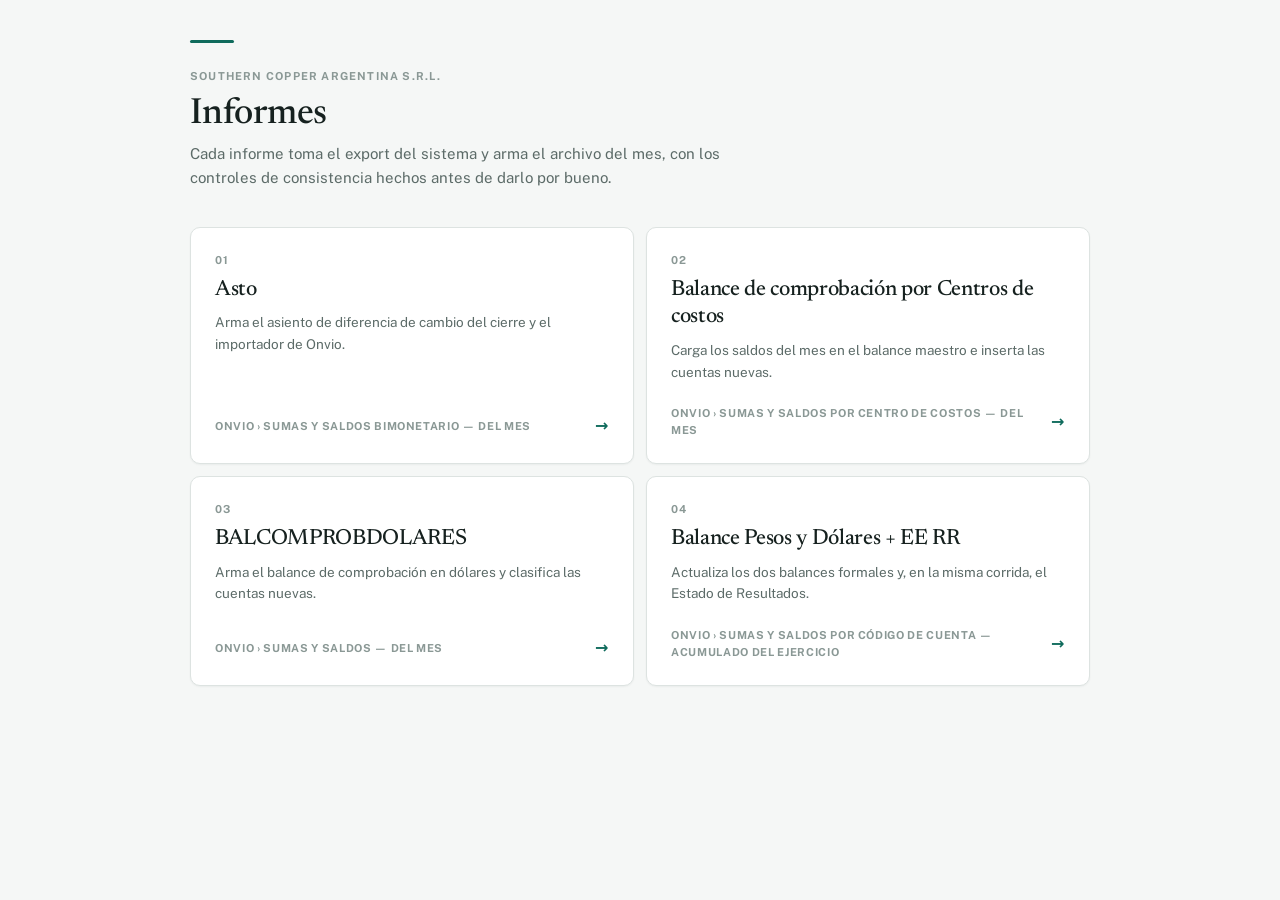
<file: index.html>
<!DOCTYPE html>
<html lang="es">
<head>
<meta charset="UTF-8">
<meta name="viewport" content="width=device-width, initial-scale=1">
<title>Informes — Southern Copper Argentina</title>
<link rel="preconnect" href="https://fonts.googleapis.com">
<link rel="preconnect" href="https://fonts.gstatic.com" crossorigin>
<link href="https://fonts.googleapis.com/css2?family=Newsreader:opsz,wght@6..72,400;6..72,500&family=Public+Sans:wght@400;500;600;700&display=swap" rel="stylesheet">
<link rel="stylesheet" href="estilos.css?v=2026-09-02i">
</head>
<body>
<div class="wrap">
  <header class="portada">
    <div class="linea"></div>
    <span class="eyebrow">Southern Copper Argentina S.R.L.</span>
    <h1>Informes</h1>
    <p class="sub">
      Cada informe toma el export del sistema y arma el archivo del mes, con los controles
      de consistencia hechos antes de darlo por bueno.
    </p>
  </header>

  <div class="informes" id="informes"></div>
</div>

<script>
// Para sumar un informe nuevo: agregá una entrada acá y su carpeta al lado de las otras.
// El orden de esta lista es el que se ve en pantalla.
// `origen` dice EXACTAMENTE qué archivo hay que bajar del sistema. Es el dato que más se
// consulta y el más fácil de equivocar: los dos balances usan un Sumas y Saldos de Onvio,
// pero uno lo quiere por centro de costos y mensual, y el otro por código de cuenta y
// acumulado. Bajar el que no es da números que parecen razonables y están mal.
const INFORMES = [
  {
    titulo: "Asto",
    descripcion: "Arma el asiento de diferencia de cambio del cierre y el importador de Onvio.",
    origen: "Onvio › Sumas y Saldos BIMONETARIO — del MES",
    url: "informe-d/index.html",
  },
  {
    titulo: "Balance de comprobación por Centros de costos",
    descripcion: "Carga los saldos del mes en el balance maestro e inserta las cuentas nuevas.",
    origen: "Onvio › Sumas y Saldos por CENTRO DE COSTOS — del MES",
    url: "informe-a/index.html",
  },
  {
    titulo: "BALCOMPROBDOLARES",
    descripcion: "Arma el balance de comprobación en dólares y clasifica las cuentas nuevas.",
    origen: "Onvio › Sumas y Saldos — del MES",
    url: "informe-b/index.html",
  },
  {
    titulo: "Balance Pesos y Dólares + EE RR",
    descripcion: "Actualiza los dos balances formales y, en la misma corrida, el Estado de Resultados.",
    origen: "Onvio › Sumas y Saldos por CÓDIGO DE CUENTA — ACUMULADO del ejercicio",
    url: "informe-c/index.html",
  },
];

document.getElementById("informes").innerHTML = INFORMES.map((i, n) => `
  <a class="informe-card" href="${i.url}">
    <span class="indice">${String(n + 1).padStart(2, "0")}</span>
    <h2>${i.titulo}</h2>
    <p>${i.descripcion}</p>
    <div class="origen">
      <span>${i.origen}</span>
      <span class="flecha" aria-hidden="true">→</span>
    </div>
  </a>`).join("");
</script>
</body>
</html>
</file>
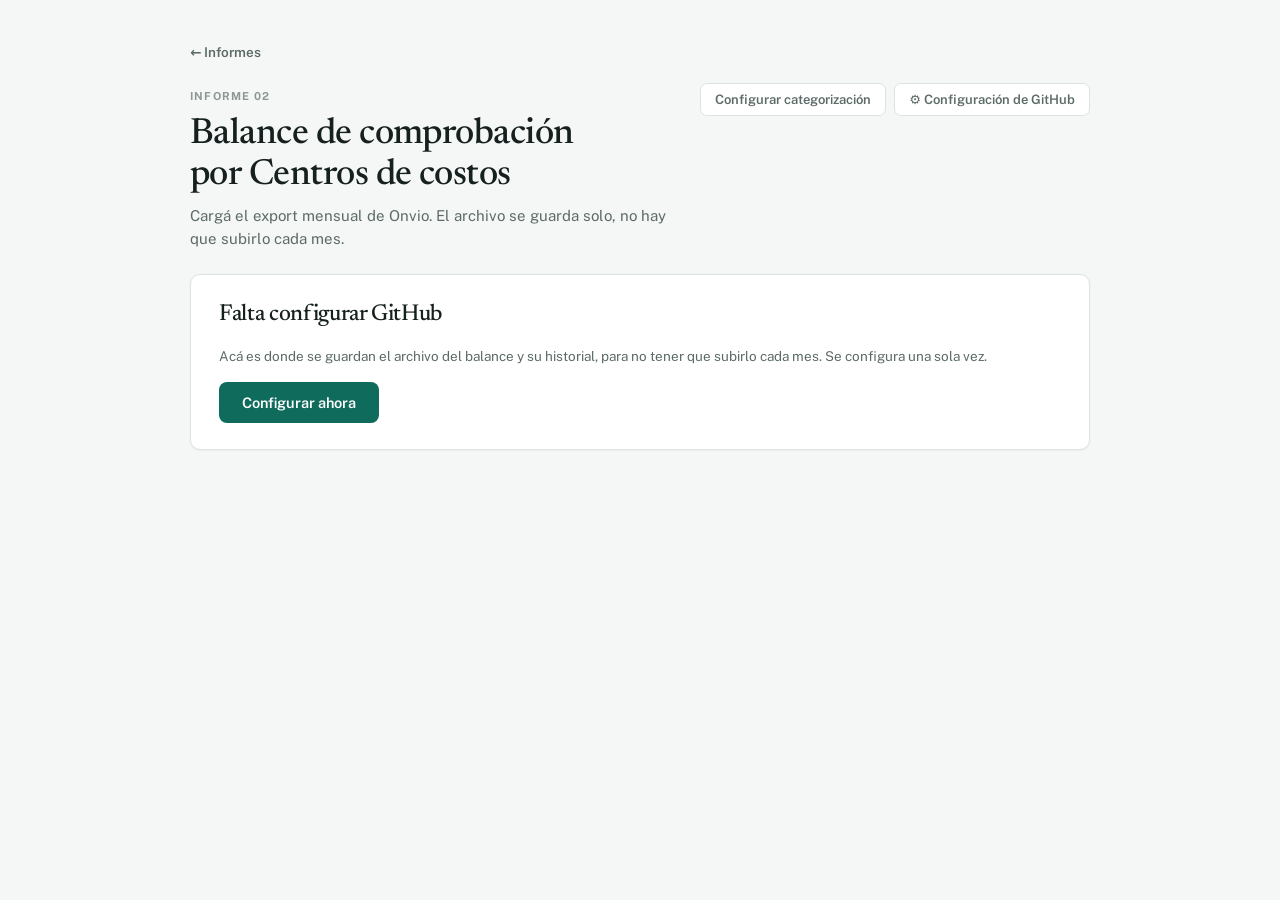
<file: informe-a/index.html>
<!DOCTYPE html>
<html lang="es">
<head>
<meta charset="UTF-8">
<meta name="viewport" content="width=device-width, initial-scale=1">
<title>Balance de comprobación por Centros de costos</title>
<link rel="preconnect" href="https://fonts.googleapis.com">
<link href="https://fonts.googleapis.com/css2?family=Newsreader:opsz,wght@6..72,400;6..72,500&family=Public+Sans:wght@400;500;600;700&display=swap" rel="stylesheet">
<link rel="stylesheet" href="../estilos.css?v=2026-09-03g">
<script>
// La pagina se queda pegada en el navegador. Ponerle ?v= a los .js arregla los
// scripts, pero NO el propio index.html: si el HTML viene de la cache, se sigue
// viendo la pantalla vieja aunque el codigo publicado sea otro. Paso de verdad —
// se saco un bloque del panel y seguia apareciendo.
//
// Asi que la pagina se controla sola: pregunta por version.json sin cache y, si no
// coincide con la que tiene, se vuelve a pedir con la version nueva en la URL. Como
// la URL cambia, el navegador no puede servir la copia vieja. La marca en
// sessionStorage evita quedar recargando en loop si algo saliera mal.
(function () {
  var MIA = "2026-09-03g";
  try {
    fetch("version.json?t=" + Date.now(), { cache: "no-store" })
      .then(function (r) { return r.ok ? r.json() : null; })
      .then(function (j) {
        if (!j || !j.version || j.version === MIA) return;
        if (sessionStorage.getItem("recargaVersion") === j.version) return;
        sessionStorage.setItem("recargaVersion", j.version);
        location.replace(location.pathname + "?v=" + encodeURIComponent(j.version));
      })
      .catch(function () {});
  } catch (e) {}
})();
</script>
<script src="vendor/xlsx.full.min.js"></script>
<script src="vendor/exceljs.min.js"></script>
<style>
  .periodo-box{
    display:flex; align-items:center; gap:18px; flex-wrap:wrap;
    background:var(--fondo-alto); border:1px solid var(--line); border-radius:12px; padding:18px 22px;
  }
  .periodo-box .cerrado{font-size:13px; color:var(--ink-soft);}
  .periodo-box .actual{font-family:'Newsreader', Georgia, serif; font-size:28px; line-height:1.1;}
  .flecha{color:var(--clay); font-size:20px;}
  .paso{display:flex; gap:14px; align-items:flex-start; margin-bottom:18px;}
  .paso .n{
    flex:0 0 26px; height:26px; border-radius:50%; background:var(--clay); color:#fff;
    display:flex; align-items:center; justify-content:center; font-size:13px; font-weight:600;
  }
  .paso .txt{font-size:14px; line-height:1.55; padding-top:3px;}
  .paso.hecho .n{background:var(--ok);}

  /* ---- centros de costo sin resolver ---------------------------------- */
  .cc-item{
    border:1px solid var(--line); border-radius:10px; padding:14px 16px; margin-bottom:12px;
    background:var(--fondo-alto);
  }
  .cc-nombre{font-size:15px; font-weight:600; margin-bottom:3px;}
  .cc-nombre code{
    font-family:inherit; background:#fff; border:1px solid var(--line); border-radius:5px;
    padding:1px 7px;
  }
  .cc-datos{font-size:12.5px; color:var(--ink-soft); margin-bottom:12px;}
  .cc-opciones{display:flex; gap:10px; flex-wrap:wrap; margin-bottom:10px;}
  .cc-opciones label{
    display:flex; align-items:center; gap:7px; font-size:13.5px; cursor:pointer;
    border:1px solid var(--line); border-radius:8px; padding:8px 12px; background:#fff;
  }
  .cc-opciones label:hover{border-color:var(--clay);}
  .cc-form{display:flex; gap:10px; align-items:flex-end; flex-wrap:wrap; margin-top:4px;}
  .cc-form .campo{display:flex; flex-direction:column; gap:4px; font-size:12px; color:var(--ink-soft);}
  .cc-form select, .cc-form input[type=text]{min-width:230px;}
  .cc-form input.corto{min-width:90px; max-width:110px;}
</style>
</head>
<body>
<div class="wrap">
  <a class="volver" href="../index.html">← Informes</a>

  <div class="topbar">
    <div>
      <span class="eyebrow">Informe 02</span>
      <h1>Balance de comprobación por Centros de costos</h1>
      <p class="sub">Cargá el export mensual de Onvio. El archivo se guarda solo, no hay que subirlo cada mes.</p>
    </div>
    <div style="display:flex; gap:8px; align-items:flex-start;">
      <button class="gear-btn" onclick="abrirCategorias()">Configurar categorización</button>
      <button class="gear-btn" onclick="abrirConfig()">⚙ Configuración de GitHub</button>
    </div>
  </div>

  <div id="cargando" class="card">
    <p class="footer-note" style="margin:0;">Cargando…</p>
  </div>

  <!-- ---------- sin configurar ---------- -->
  <div class="card hidden" id="cardSinConfig">
    <h2>Falta configurar GitHub</h2>
    <p class="footer-note">
      Acá es donde se guardan el archivo del balance y su historial, para no tener que
      subirlo cada mes. Se configura una sola vez.
    </p>
    <div style="margin-top:14px;"><button onclick="abrirConfig()">Configurar ahora</button></div>
  </div>

  <!-- ---------- alta inicial ---------- -->
  <div class="card hidden" id="cardAlta">
    <h2>Primera vez: cargar el archivo base</h2>
    <p class="footer-note">
      Subí el archivo del balance tal como lo tenés hoy. De acá en adelante queda guardado
      y no vas a tener que subirlo más: cada mes vas a subir solamente el export de Onvio.
    </p>

    <label class="dropzone" id="dzBase" style="margin-top:16px;">
      <input type="file" id="fileBase" accept=".xlsm,.xlsx">
      <div id="txtBase">Hacé clic para elegir el archivo del balance (.xlsm)</div>
    </label>

    <div id="altaDeteccion" class="hidden" style="margin-top:20px;"></div>

    <div style="margin-top:18px;">
      <button id="btnGuardarAlta" disabled>Guardar y empezar</button>
      <span class="spinner hidden" id="spinnerAlta">Guardando en GitHub…</span>
    </div>
    <div id="altaStatus"></div>
  </div>

  <!-- ---------- ciclo mensual ---------- -->
  <div class="card hidden" id="cardPeriodo">
    <div class="periodo-box">
      <div>
        <div class="cerrado">Último mes cerrado</div>
        <div class="actual" id="txtUltimoCerrado">—</div>
      </div>
      <div class="flecha">→</div>
      <div>
        <div class="cerrado">Ahora cargás</div>
        <div class="actual" id="txtPeriodoActual" style="color:var(--clay-deep);">—</div>
      </div>
    </div>
    <p class="footer-note" style="margin-top:12px;">
      El mes sale del historial guardado: no se puede saltear ninguno ni cerrar dos veces el mismo.
    </p>
    <details style="margin-top:10px;">
      <summary style="cursor:pointer; font-size:13px; color:var(--ink-soft);">
        Reabrir el último mes cerrado
      </summary>
      <p class="footer-note" style="margin-top:10px;">
        Deja el mes abierto de nuevo para volver a cargarlo. Las cuentas que se hayan dado de
        alta en ese mes quedan como están.
      </p>
      <button id="btnReabrir" class="secundario">Reabrir <span id="txtReabrir">—</span></button>
      <div id="reabrirStatus"></div>
    </details>
  </div>

  <div class="card hidden" id="cardAcumulados">
    <h2>Gastos Acumulados</h2>
    <div id="acumuladosBox"></div>
    <details id="importarAcum" style="margin-top:14px;">
      <summary style="cursor:pointer; font-size:14px; color:var(--ink-soft);">
        Registrar un informe terminado a mano
      </summary>
      <p class="footer-note" style="margin-top:10px;">
        Subí el último informe que terminaste a mano. <b>Pasa a ser el archivo base</b>, su mes
        queda cerrado y el acumulado queda al día. De ahí en adelante cargás cada mes con el
        export de Onvio, nada más.
      </p>
      <label class="dropzone" style="padding:18px;">
        <input type="file" id="fileAcum" accept=".xlsx,.xlsm">
        <div id="txtAcum">Elegí el informe terminado (.xlsx)</div>
      </label>
      <div style="margin-top:12px;">
        <button id="btnImportarAcum" class="secundario" disabled>Registrar este informe</button>
      </div>
      <div id="importarAcumStatus"></div>
    </details>
  </div>

  <div class="card hidden" id="cardOnvio">
    <h2>1. Export de Onvio</h2>
    <div class="instruccion">
      <span class="que">Bajá</span>
      <span>De Onvio, el <b>Sumas y Saldos por centro de costos</b>, del <b>mes</b> que vas a
        cargar. No el acumulado del ejercicio.</span>
    </div>
    <label class="dropzone" id="dzOnvio">
      <input type="file" id="fileOnvio" accept=".xls,.xlsx">
      <div id="txtOnvio">Hacé clic para elegir el archivo (.xls de Onvio)</div>
    </label>
    <div style="margin-top:16px;">
      <button id="btnProcesar" disabled>Procesar</button>
      <span class="spinner hidden" id="spinner">Cargando los importes…</span>
    </div>
    <div id="onvioStatus"></div>
  </div>

  <!-- Un centro de costo del export que el balance no reconoce. NO se adivina: adivinando,
       la plata entra en la columna de otro proyecto y el total da bien igual, así que nada lo
       delata. Se pregunta si es uno de los que ya están escrito distinto, o uno nuevo. -->
  <div class="card hidden" id="cardCentros">
    <h2>Centros de costo que el balance no reconoce</h2>
    <p class="footer-note">
      Sus líneas <b>no se van a cargar</b> hasta resolverlos, y mientras tanto no se oculta
      ninguna columna — si se ocultaran, la del que falta quedaría escondida y en cero.
    </p>
    <div id="centrosBody"></div>
    <div id="centrosStatus"></div>
  </div>

  <div class="card hidden" id="cardPendientes">
    <h2>2. Cuentas nuevas detectadas</h2>
    <p class="footer-note">
      Estas cuentas vienen en el export pero todavía no están en el balance. Elegí a qué
      categoría pertenece cada una: se les crea la fila en el lugar correcto, con sus fórmulas.
    </p>
    <table>
      <thead>
        <tr><th>Código</th><th>Descripción</th><th>Centro de costo</th><th class="num">Saldo</th><th style="width:32%;">Categoría</th></tr>
      </thead>
      <tbody id="pendientesBody"></tbody>
    </table>
    <div style="margin-top:16px;"><button id="btnConfirmar">Confirmar y cargar</button></div>
    <div id="pendientesStatus"></div>
  </div>

  <div class="card hidden" id="cardResultado">
    <h2>3. Resultado</h2>
    <div class="checks" id="checksBody"></div>
    <div id="avisosBody" style="margin-top:16px;"></div>
    <details style="margin-top:18px;">
      <summary style="cursor:pointer; font-size:13px; color:var(--ink-soft);">
        Ver el detalle de la corrida
      </summary>
      <pre class="log" id="logBody" style="margin-top:8px;"></pre>
    </details>
  </div>

  <div class="card hidden" id="cardCierre">
    <h2>4. Revisar y cerrar el mes</h2>

    <div class="paso">
      <div class="n">1</div>
      <div class="txt">
        <b>Descargá el borrador</b> y abrilo en Excel. Podés hacerlo las veces que quieras:
        mientras no cierres el mes, no se guarda nada.
        <div style="margin-top:10px;"><button id="btnDescargar">Descargar borrador</button></div>
      </div>
    </div>

    <div class="paso">
      <div class="n">2</div>
      <div class="txt">
        <b>Revisalo en Excel</b> y, si está bien, <b>guardalo</b> (Ctrl+G). Los importes los
        calcula Excel: sin ese guardado no se puede cerrar el mes.
      </div>
    </div>

    <div class="paso">
      <div class="n">3</div>
      <div class="txt">
        <b>Subí ese mismo archivo acá y cerrá el mes.</b> Recién ahí queda guardado como
        definitivo y se habilita el mes siguiente.
        <label class="dropzone" id="dzAprobar" style="margin-top:12px;">
          <input type="file" id="fileAprobar" accept=".xlsx,.xlsm">
          <div id="txtAprobar">Hacé clic para elegir el archivo revisado</div>
        </label>
        <div style="margin-top:12px;">
          <button id="btnCerrarMes" disabled>Cerrar <span id="txtMesCerrar">el mes</span></button>
          <span class="spinner hidden" id="spinnerCierre">Guardando…</span>
        </div>
      </div>
    </div>

    <div id="cierreStatus"></div>
  </div>

  <!-- El maestro vive en el repositorio, no en la maquina: sin esto la unica forma de tener
       el archivo bueno a mano era volver a correr el mes entero. -->
  <div class="card hidden" id="cardGuardados">
    <h2>Archivo guardado</h2>
    <p class="footer-note" id="txtUltimoCierreA"></p>
    <div style="margin-top:12px;">
      <button id="btnBajarBase" class="secundario">Bajar el balance guardado</button>
    </div>
    <div id="guardadosStatus"></div>
  </div>

  <!-- ---------- panel maestro de categorización ---------- -->
  <div class="card hidden" id="cardCategorias">
    <div style="display:flex; justify-content:space-between; align-items:flex-start; gap:16px;">
      <h2 style="margin:0;">Configurar categorización</h2>
      <button class="secundario" onclick="cerrarCategorias()" style="flex:0 0 auto;">Cerrar</button>
    </div>
    <div style="display:flex; gap:10px; flex-wrap:wrap; align-items:center; margin:18px 0 12px;">
      <input id="catBuscar" type="text" placeholder="Buscar por código, nombre o categoría…"
             oninput="catCambiarBusqueda(this.value)" style="flex:1; min-width:240px;">
      <button class="secundario" onclick="catAbrirAlta()">Agregar cuenta</button>
    </div>

    <div class="card hidden" id="catAlta" style="margin:0 0 16px; background:#fbfaf7;">
      <h2 style="font-size:1.05rem;">Agregar una cuenta a mano</h2>
      <p class="footer-note">
        Se le crea la fila en <strong>Sumas y Saldos</strong>, dentro del bloque de su categoría y
        copiándole las fórmulas de la fila vecina. Es la misma operación que hace la carga mensual
        cuando el export trae una cuenta nueva.
      </p>
      <div style="display:flex; gap:10px; flex-wrap:wrap; margin-top:12px;">
        <input id="catAltaCodigo" type="text" placeholder="Código (9 dígitos)" style="width:170px;">
        <input id="catAltaNombre" type="text" placeholder="Nombre de la cuenta" style="flex:1; min-width:220px;">
        <select id="catAltaCat" style="min-width:220px;"></select>
      </div>
      <div style="margin-top:12px; display:flex; gap:8px;">
        <button onclick="catAgregarCuenta()">Agregar</button>
        <button class="secundario" onclick="catCerrarAlta()">Cancelar</button>
      </div>
      <div id="catAltaStatus"></div>
    </div>

    <button class="secundario" id="btnCatVerLista" onclick="catToggleLista()"
            style="width:100%; text-align:left; margin-bottom:12px;">
      <span id="catFlecha">▸</span> <span id="catVerTexto">Ver el detalle cuenta por cuenta</span>
    </button>

    <div id="catLista" class="hidden">
      <table>
        <thead>
          <tr><th style="width:26%;">Cuenta</th><th style="width:34%;">Categoría</th>
              <th style="width:16%;">Estado</th><th>Acciones</th></tr>
        </thead>
        <tbody id="catBody"></tbody>
      </table>
      <p class="footer-note" id="catPie" style="margin-top:14px;"></p>
    </div>

    <div style="margin-top:16px; display:flex; gap:8px; align-items:center;">
      <button id="btnCatGuardar" onclick="guardarCategorias()" disabled>Guardar cambios</button>
      <button class="secundario" onclick="cerrarCategorias()">Cerrar</button>
      <span class="spinner hidden" id="spinnerCat">Guardando en GitHub…</span>
    </div>
    <div id="catStatus"></div>
  </div>

  <div class="card hidden" id="cardHistorial">
    <h2>Meses cerrados</h2>
    <table>
      <thead><tr><th>Período</th><th class="num">Líneas</th><th class="num">Cuentas nuevas</th><th>Cerrado el</th></tr></thead>
      <tbody id="historialBody"></tbody>
    </table>
  </div>
</div>

<!-- ---------- configuración ---------- -->
<div class="modal-overlay hidden" id="modalConfig">
  <div class="modal">
    <h2>Configuración de GitHub</h2>
    <p class="footer-note">
      Acá se guardan el balance, su historial y la tabla de cuentas. El token queda guardado
      solo en este navegador.
    </p>
    <label>Token de acceso personal <a class="help-link" href="#" id="comoToken">(¿cómo lo genero?)</a></label>
    <input type="text" id="cfgToken" placeholder="ghp_xxxxxxxxxxxxxxxxxxxx">
    <label>Usuario/organización y repositorio</label>
    <input type="text" id="cfgRepo" placeholder="tuusuario/balcomp-app">
    <label>Rama</label>
    <input type="text" id="cfgRama" placeholder="main" value="main">
    <label>Carpeta dentro del repositorio</label>
    <input type="text" id="cfgCarpeta" placeholder="informe-a" value="informe-a">
    <div id="configStatus"></div>
    <div class="modal-actions">
      <button onclick="guardarConfig()">Guardar</button>
      <button class="secondary" onclick="cerrarConfig()">Cancelar</button>
    </div>
  </div>
</div>

<script src="../buscador.js?v=2026-09-03g"></script>
<script src="similitud.js?v=2026-09-03g"></script>
<script src="formula_utils.js?v=2026-09-03g"></script>
<script src="columnas.js?v=2026-09-03g"></script>
<script src="centros.js?v=2026-09-03g"></script>
<script src="../informe-c/formula_hojas.js?v=2026-09-03g"></script>
<script src="parser_onvio.js?v=2026-09-03g"></script>
<script src="meses.js?v=2026-09-03g"></script>
<script src="mapeo.js?v=2026-09-03g"></script>
<script src="motor.js?v=2026-09-03g"></script>
<script src="importar_acumulados.js?v=2026-09-03g"></script>
<script src="categorias.js?v=2026-09-03g"></script>
<script src="github.js?v=2026-09-03g"></script>
<script src="app.js?v=2026-09-03g"></script>
</body>
</html>
</file>
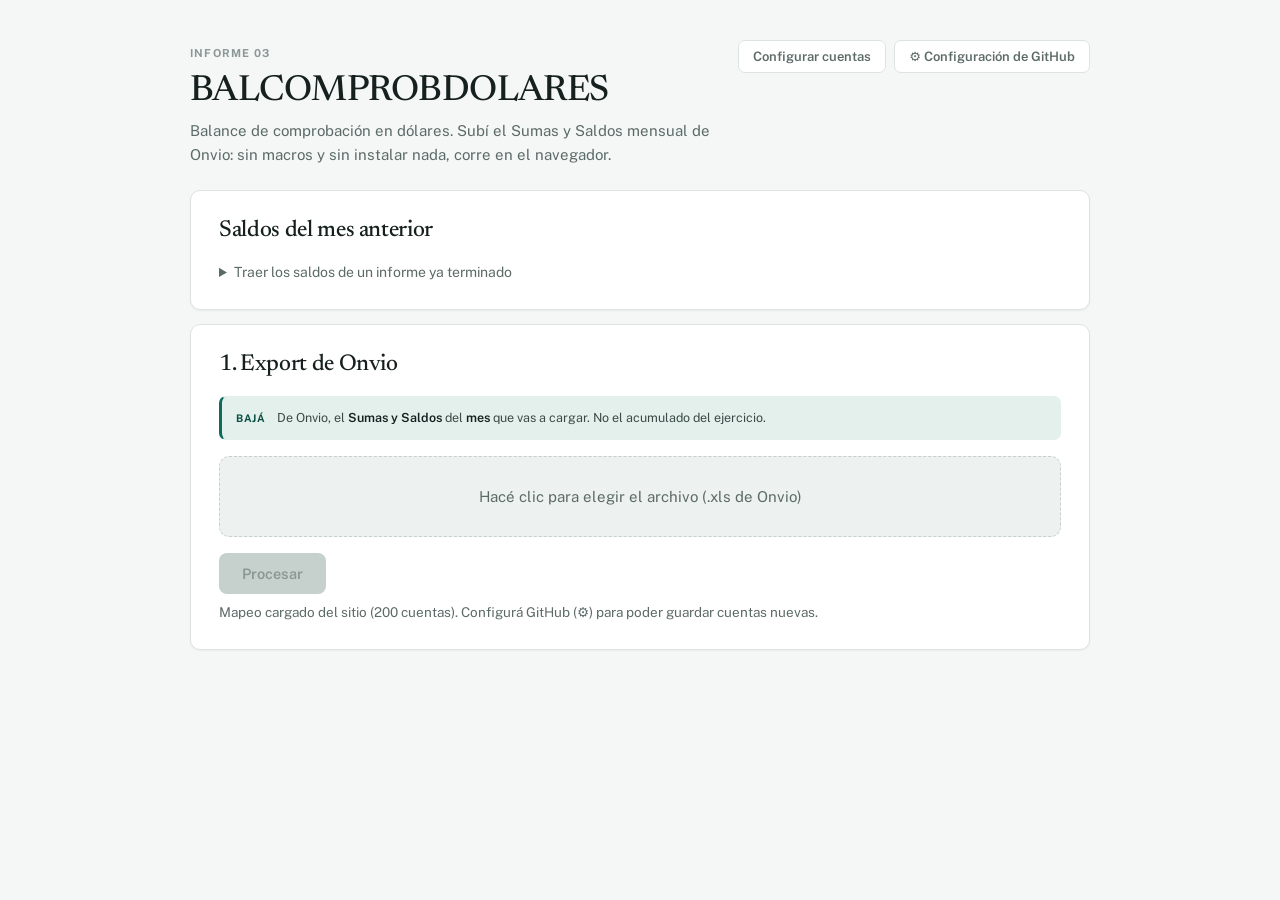
<file: informe-b/index.html>
<!DOCTYPE html>
<html lang="es">
<head>
<meta charset="UTF-8">
<meta name="viewport" content="width=device-width, initial-scale=1">
<title>BALCOMPROBDOLARES</title>
<link rel="preconnect" href="https://fonts.googleapis.com">
<link href="https://fonts.googleapis.com/css2?family=Newsreader:opsz,wght@6..72,400;6..72,500&family=Public+Sans:wght@400;500;600;700&display=swap" rel="stylesheet">
<link rel="stylesheet" href="../estilos.css?v=2026-09-03g">
<script>
// La pagina se queda pegada en el navegador. Ponerle ?v= a los .js arregla los
// scripts, pero NO el propio index.html: si el HTML viene de la cache, se sigue
// viendo la pantalla vieja aunque el codigo publicado sea otro. Ya paso dos veces
// en el Informe A, por eso esta pagina lleva el mismo control.
//
// La pagina se controla sola: pregunta por version.json sin cache y, si no coincide
// con la que tiene, se vuelve a pedir con la version nueva en la URL. Como la URL
// cambia, el navegador no puede servir la copia vieja. La marca en sessionStorage
// evita quedar recargando en loop si algo saliera mal.
(function () {
  var MIA = "2026-09-03g";
  try {
    fetch("version.json?t=" + Date.now(), { cache: "no-store" })
      .then(function (r) { return r.ok ? r.json() : null; })
      .then(function (j) {
        if (!j || !j.version || j.version === MIA) return;
        if (sessionStorage.getItem("recargaVersion") === j.version) return;
        sessionStorage.setItem("recargaVersion", j.version);
        location.replace(location.pathname + "?v=" + encodeURIComponent(j.version));
      })
      .catch(function () {});
  } catch (e) {}
})();
</script>
<script src="xlsx.full.min.js"></script>
<script src="exceljs.min.js"></script>
<style>
  /* Este informe traia su propia copia de los estilos base, del tiempo en que vivia en otro
     repositorio. Se borro: ahora los toma de ../estilos.css como los otros tres. Aca queda
     solo lo que es propio de este informe. */
  /* Un tercer tono, para lo que hay que mirar pero todavia no rompe nada: pintarlo del
     mismo rojo que un error hace que el rojo deje de querer decir "frena". */
  .status-msg.aviso{background:var(--fondo-alto); color:var(--tinta-suave);
                    border-left:3px solid var(--borde-fuerte);}
  /* ---- bloque "Sin asignar" del panel ---------------------------------- */
  .cb-sueltas{border-color:var(--clay);}
  .cb-sueltas-cuerpo{padding:4px 14px 14px;}
  .cb-suelta{
    display:flex; align-items:center; gap:12px; flex-wrap:wrap;
    padding:10px 0; border-bottom:1px solid var(--line);
  }
  .cb-suelta:last-child{border-bottom:none;}
  .cb-suelta-id{flex:1; min-width:240px; font-size:13.5px;}
  .cb-suelta-id strong{font-variant-numeric:tabular-nums; margin-right:10px;}
  .cb-suelta-id span{color:var(--ink-soft);}
  .cb-estado{
    font-size:11.5px; color:var(--ink-soft); background:var(--cream);
    border:1px solid var(--line); border-radius:20px; padding:3px 10px; white-space:nowrap;
  }
  .cb-estado.cb-movio{color:var(--warn); background:var(--warn-bg); border-color:var(--mal-borde);
                      font-weight:600;}
  .cb-suelta-form{display:flex; gap:8px; align-items:center; flex:1 1 100%; margin-top:4px;}
  .cb-suelta-form select{flex:1; max-width:420px;}
  a.help-link{color:var(--clay-deep);}

  /* ---- panel Configurar cuentas ---------------------------------------- */
  /* Son 206 filas y 216 subcuentas. Una tabla con tres botones por fila era una pared
     naranja que tapaba la informacion. Acá: agrupado por capítulo, la jerarquía a la
     vista, y las acciones calladas hasta que se pasa por encima. */
  #cbGrupos{margin-top:6px;}
  .cb-grupo{border:1px solid var(--line); border-radius:var(--radio-chico); margin-bottom:10px; overflow:hidden; background:var(--card);}
  .cb-grupo-tit{
    display:flex; align-items:center; gap:10px; width:100%; text-align:left;
    padding:11px 14px; background:var(--cream-alto); border:0; cursor:pointer;
    font:inherit; font-weight:600; color:var(--ink); box-shadow:none; border-radius:0;
    transition:background var(--transicion);
  }
  .cb-grupo-tit:hover{background:var(--clay-suave); transform:none; box-shadow:none;}
  .cb-grupo-tit .cb-chev{color:var(--ink-soft); font-size:11px; width:12px;}
  .cb-grupo-tit .cb-cant{margin-left:auto; font-weight:500; color:var(--ink-soft); font-size:12.5px;}

  .cb-fila{
    display:flex; align-items:flex-start; gap:12px; padding:9px 14px 9px 30px;
    border-top:1px solid var(--line); transition:background var(--transicion);
  }
  .cb-fila:hover{background:var(--cream-alto);}
  .cb-fila.cb-atencion{background:var(--fondo-alto);}
  .cb-tog{
    background:none; border:0; padding:0 2px; margin:0; cursor:pointer; box-shadow:none;
    color:var(--ink-soft); font-size:11px; width:14px; flex:none; line-height:1.7;
  }
  .cb-tog:hover{background:none; color:var(--clay); transform:none; box-shadow:none;}
  .cb-nada{width:14px; flex:none;}
  .cb-txt{flex:1; min-width:0;}
  .cb-cod{font-weight:600; color:var(--ink); font-variant-numeric:tabular-nums;}
  .cb-nom{color:var(--ink-medio);}
  .cb-real{color:var(--ink-soft); font-size:12.5px; margin-top:2px;}
  .cb-hijas{margin-top:5px; padding-left:12px; border-left:2px solid var(--line-fuerte);}
  .cb-hija{
    color:var(--ink-soft); font-size:12.5px; padding:2px 0; font-variant-numeric:tabular-nums;
    display:flex; align-items:center; gap:8px;
  }
  .cb-hija .cb-x{
    background:none; border:0; box-shadow:none; padding:0 5px; border-radius:5px; cursor:pointer;
    color:var(--ink-soft); font-size:15px; line-height:1.2; opacity:0; transition:all var(--transicion);
  }
  .cb-hija:hover .cb-x{opacity:.7;}
  .cb-hija .cb-x:hover{opacity:1; background:var(--warn-bg); color:var(--warn); transform:none; box-shadow:none;}
  .cb-sumar{gap:6px; flex-wrap:wrap; padding-top:6px;}
  .cb-sumar select{margin:0; font-size:13px;}
  .cb-sumar-btn{
    background:none; border:1px dashed var(--line-fuerte); box-shadow:none; color:var(--ink-soft);
    font-size:12.5px; font-weight:500; padding:4px 10px; border-radius:7px; margin-top:6px; cursor:pointer;
  }
  .cb-sumar-btn:hover{background:var(--clay-suave); color:var(--clay-deep); border-color:var(--clay);
    border-style:solid; transform:none; box-shadow:none;}
  .cb-nueva{
    display:flex; gap:8px; flex-wrap:wrap; align-items:center; padding:12px 14px;
    background:var(--cream-alto); border:1px dashed var(--line-fuerte); border-radius:var(--radio-chico);
    margin-bottom:10px;
  }
  .cb-nueva input{margin:0;}
  .cb-leyenda{
    font-size:12.5px; color:var(--ink-soft); line-height:1.6; margin:0 0 12px;
    padding:9px 12px; background:var(--cream-alto); border-left:3px solid var(--line-fuerte);
    border-radius:0 var(--radio-chico) var(--radio-chico) 0;
  }
  .cb-leyenda strong{color:var(--ink-medio);}
  .cb-onvio-tit{
    font-size:11px; text-transform:uppercase; letter-spacing:.06em;
    color:var(--ink-soft); opacity:.75; margin-bottom:2px;
  }

  .cb-chips{display:flex; gap:5px; flex:none; align-items:center; padding-top:1px;}
  .cb-chip{
    font-size:11px; padding:2px 8px; border-radius:999px; white-space:nowrap;
    border:1px solid var(--line-fuerte); color:var(--ink-soft); background:var(--cream-alto);
  }
  .cb-chip.aviso{background:var(--warn-bg); color:var(--warn); border-color:var(--warn-borde);}
  .cb-chip.dato{background:var(--clay-suave); color:var(--clay-deep); border-color:var(--acento-suave);}

  /* Las acciones estaban escondidas hasta pasar el mouse y no se descubrian. Ahora
     estan siempre, apagadas, y se encienden al pasar por encima. */
  .cb-acc{display:flex; gap:2px; flex:none; opacity:.55; transition:opacity var(--transicion);}
  .cb-fila:hover .cb-acc, .cb-fila:focus-within .cb-acc{opacity:1;}
  .cb-acc button{
    background:none; border:0; box-shadow:none; padding:3px 7px; border-radius:6px;
    color:var(--ink-soft); font-size:12.5px; font-weight:500; cursor:pointer;
  }
  .cb-acc button:hover{background:var(--clay-suave); color:var(--clay-deep); transform:none; box-shadow:none;}
  .cb-acc button.cb-peligro:hover{background:var(--warn-bg); color:var(--warn);}
  .cb-edit{display:flex; gap:6px; flex-wrap:wrap; align-items:center; margin-top:4px;}
  .cb-edit input{margin:0;}
  @media (max-width:760px){
    .cb-acc{opacity:1;}
    .cb-fila{flex-wrap:wrap; padding-left:16px;}
  }

</style>
</head>
<body>
<div class="wrap">
  <div class="topbar">
    <div>
      <span class="eyebrow">Informe 03</span>
      <h1>BALCOMPROBDOLARES</h1>
      <p class="sub">Balance de comprobación en dólares. Subí el Sumas y Saldos mensual de Onvio: sin macros y sin instalar nada, corre en el navegador.</p>
    </div>
    <div style="display:flex; gap:8px; align-items:flex-start;">
      <button class="gear-btn" onclick="cbAbrirPanel()">Configurar cuentas</button>
      <button class="gear-btn" onclick="openSettings()">⚙ Configuración de GitHub</button>
    </div>
  </div>

  <div class="card hidden" id="cardCuentas">
    <div style="display:flex; justify-content:space-between; align-items:center; gap:12px;">
      <h2 style="margin:0;">Configurar cuentas</h2>
      <button class="secundario" onclick="cbCerrar()">Cerrar</button>
    </div>
    <p class="footer-note" style="margin-top:6px;">
      <strong>Las cuentas que se listan acá son las del cliente:</strong> la numeración vieja
      que el cliente pide ver en el informe, que es la que sale impresa. Debajo de cada una
      están las cuentas de Onvio —la numeración real, con la que trabajamos nosotras— que la
      componen. Los dos planes no se parecen: los códigos fueron reasignados, así que la
      equivalencia se declara acá una por una.
    </p>

    <!-- Lo que quedó suelto entre los dos planes. Va arriba de todo y no lo filtra la
         búsqueda: es lo primero que hay que ver al abrir la configuración. -->
    <div id="cbSinAsignar" style="margin-top:14px;"></div>

    <div style="display:flex; gap:8px; align-items:center; margin:12px 0;">
      <input type="text" id="cbBuscar" placeholder="Buscar por código o nombre…"
             oninput="cbBuscar(this.value)" style="flex:1; max-width:360px;">
      <button class="secundario" onclick="cbAgregar()">Agregar fila</button>
    </div>

    <p class="cb-leyenda">
      El número grande de cada fila es <strong>el que ve el cliente</strong>.
      La cuenta de Onvio aparece debajo, en gris, <strong>solo cuando es distinta</strong> —
      en la mayoría de las filas los dos códigos coinciden y no hace falta repetirlo.
    </p>
    <div id="cbGrupos"></div>

    <p class="footer-note" id="cbPie" style="margin-top:12px;"></p>
    <div style="display:flex; gap:8px; margin-top:10px;">
      <button id="btnCbGuardar" onclick="cbGuardar()" disabled>Guardar cambios</button>
      <button class="secundario" onclick="cbCerrar()">Cerrar</button>
    </div>
    <div id="cbStatus"></div>
  </div>

  <div class="card" id="cardSaldos">
    <h2>Saldos del mes anterior</h2>
    <div id="estadoBBox"></div>
    <details id="importarSaldos" style="margin-top:14px;">
      <summary style="cursor:pointer; font-size:14px; color:var(--ink-soft);">
        Traer los saldos de un informe ya terminado
      </summary>
      <p class="footer-note" style="margin-top:10px;">
        Subí el BALCOMPROBDOLARES del mes pasado, terminado, y se toma de ahí el saldo final
        de cada cuenta. Es para arrancar: de ahí en adelante los saldos los guarda la app sola.
      </p>
      <label class="dropzone" style="padding:18px;">
        <input type="file" id="fileSaldos" accept=".xlsx,.xls">
        <div id="textoSaldos">Elegí el informe terminado (.xlsx)</div>
      </label>
      <div style="margin-top:12px;">
        <label style="font-size:13px; color:var(--ink-soft);">¿De qué mes es ese informe?</label>
        <input type="text" id="periodoSaldos" placeholder="05-2026" style="max-width:160px; margin:6px 0 12px;">
        <br>
        <button id="btnImportarSaldos" class="secundario" disabled>Importar estos saldos</button>
      </div>
      <div id="importarStatus"></div>
    </details>
  </div>

  <div class="card" id="cardUpload">
    <h2>1. Export de Onvio</h2>
    <!-- qué archivo bajar: es lo que más se consulta y lo más fácil de equivocar -->
    <div class="instruccion">
      <span class="que">Bajá</span>
      <span>De Onvio, el <b>Sumas y Saldos</b> del <b>mes</b> que vas a cargar. No el acumulado
        del ejercicio.</span>
    </div>
    <label class="dropzone" id="dropzone">
      <input type="file" id="fileInput" accept=".xls,.xlsx">
      <div id="dropText">Hacé clic para elegir el archivo (.xls de Onvio)</div>
    </label>
    <div style="margin-top:16px;">
      <button id="btnProcesar" disabled>Procesar</button>
      <span class="spinner hidden" id="spinner">Leyendo y cruzando cuentas…</span>
    </div>
    <div id="mappingStatus" class="footer-note"></div>
  </div>

  <div class="card hidden" id="cardUnmapped">
    <h2>2. Cuentas nuevas detectadas</h2>
    <p class="footer-note">Estas cuentas aparecen en el export pero no en la tabla de mapeo. Asigná categoría (y, si es RESULTADOS, la cuenta madre) antes de seguir — así no se pierden en silencio.</p>
    <table>
      <thead><tr><th>Código</th><th>Descripción</th><th>Debe</th><th>Haber</th><th>Categoría</th><th>Cuenta madre (si RESULTADOS)</th></tr></thead>
      <tbody id="unmappedBody"></tbody>
    </table>
    <div style="margin-top:16px;">
      <button id="btnClasificar">Guardar clasificación en GitHub y recalcular</button>
      <span class="spinner hidden" id="spinnerClasificar">Guardando…</span>
    </div>
    <div id="clasificarStatus"></div>
  </div>

  <div class="card hidden" id="cardChecks">
    <h2>3. Revisar: algo no cierra</h2>
    <div class="checks" id="checksBody"></div>
    <div id="categoryBody" style="margin-top:18px;"></div>
    <div id="duplicatesBody" style="margin-top:18px;"></div>
  </div>

  <div class="card hidden" id="cardFinal">
    <h2>4. Descargar balance</h2>
    <p class="footer-note">La columna "Saldo anterior" sale con los saldos del mes registrado. Lo que quede en amarillo es una cuenta sin saldo guardado, para completar a mano.</p>
    <p class="footer-note" id="finalWarning" style="color:var(--warn); font-weight:600;">
      Todavía queda algo en rojo en la validación de arriba. Resolvelo antes de generar el archivo.
    </p>
    <label style="font-size:13px; color:var(--ink-soft);">Período — va en el encabezado del
      informe y en el nombre del archivo</label>
    <input type="text" id="periodo" value="" placeholder="JULIO 2026"
           style="max-width:200px; margin:6px 0 16px;">
    <br>
    <button id="btnFinalizar" disabled>Generar y descargar .xlsx</button>

    <div style="margin-top:22px; padding-top:20px; border-top:1px solid var(--line);">
      <p class="footer-note" style="margin-top:0;">
        <b>Registrá el mes cuando el archivo esté bien.</b> Guarda el saldo de cierre de cada
        cuenta, y la próxima corrida trae la columna "Saldo anterior" ya cargada en vez de
        dejarla en amarillo para pegarla a mano.
      </p>
      <button id="btnRegistrarMes" class="secundario">Registrar los saldos de este mes</button>
      <div id="registrarStatus"></div>
    </div>
  </div>
</div>

<!-- Modal de configuración de GitHub -->
<div class="modal-overlay hidden" id="settingsModal">
  <div class="modal">
    <h2>Configuración de GitHub</h2>
    <p class="footer-note">Esto queda guardado solo en tu navegador. Sirve para que la app guarde las cuentas nuevas directo en tu repo, sin que tengas que descargar y subir el mapping.json a mano.</p>
    <label>Token de acceso personal <a class="help-link" href="#" onclick="return false;" id="howToToken">(¿cómo lo genero?)</a></label>
    <input type="text" id="cfgToken" placeholder="ghp_xxxxxxxxxxxxxxxxxxxx">
    <label>Usuario/organización y repositorio</label>
    <input type="text" id="cfgRepo" placeholder="tuusuario/balcomp-app">
    <label>Rama</label>
    <input type="text" id="cfgBranch" placeholder="main" value="main">
    <label>Ruta del archivo mapping.json en el repo</label>
    <input type="text" id="cfgPath" placeholder="mapping.json" value="mapping.json">
    <div id="settingsStatus"></div>
    <div class="modal-actions">
      <button onclick="saveSettings()">Guardar</button>
      <button class="secondary" onclick="closeSettings()">Cancelar</button>
    </div>
  </div>
</div>

<script src="../buscador.js?v=2026-09-03g"></script>
<script src="core.js?v=2026-09-03g"></script>
<script src="writer.js?v=2026-09-03g"></script>
<script src="github.js?v=2026-09-03g"></script>
<script src="estado_b.js?v=2026-09-03g"></script>
<script src="importar_saldos.js?v=2026-09-03g"></script>
<script src="app.js?v=2026-09-03g"></script>
<script src="cuentas.js?v=2026-09-03g"></script>
</body>
</html>
</file>
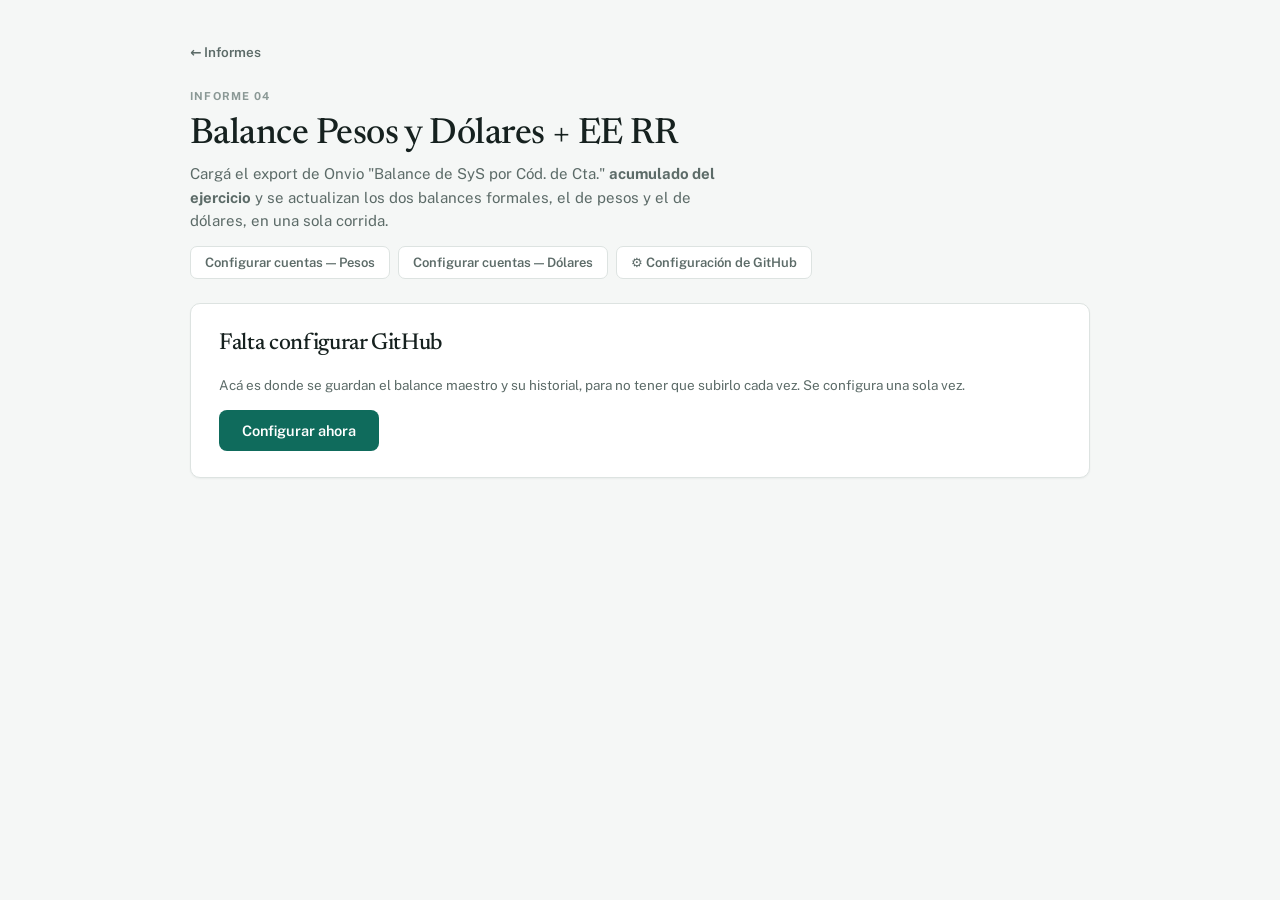
<file: informe-c/index.html>
<!DOCTYPE html>
<html lang="es">
<head>
<meta charset="UTF-8">
<meta name="viewport" content="width=device-width, initial-scale=1">
<title>Balance Pesos y Dólares + EE RR</title>
<link rel="preconnect" href="https://fonts.googleapis.com">
<link href="https://fonts.googleapis.com/css2?family=Newsreader:opsz,wght@6..72,400;6..72,500&family=Public+Sans:wght@400;500;600;700&display=swap" rel="stylesheet">
<link rel="stylesheet" href="../estilos.css?v=2026-09-03g">
<script>
// La pagina se queda pegada en el navegador. Ponerle ?v= a los .js arregla los scripts, pero
// NO el propio index.html: si el HTML viene de la cache, se sigue viendo la pantalla vieja
// aunque el codigo publicado sea otro. Ya paso dos veces en el Informe A, por eso los otros
// informes llevan este control; este no lo tenia, y con un panel que escribe en el maestro una
// pagina vieja es mas peligrosa que antes.
//
// La pagina se controla sola: pregunta por version.json sin cache y, si no coincide con la que
// tiene, se vuelve a pedir con la version nueva en la URL. Como la URL cambia, el navegador no
// puede servir la copia vieja. La marca en sessionStorage evita quedar recargando en loop si
// algo saliera mal.
(function () {
  var MIA = "2026-09-03g";
  try {
    fetch("version.json?t=" + Date.now(), { cache: "no-store" })
      .then(function (r) { return r.ok ? r.json() : null; })
      .then(function (j) {
        if (!j || !j.version || j.version === MIA) return;
        if (sessionStorage.getItem("recargaVersion") === j.version) return;
        sessionStorage.setItem("recargaVersion", j.version);
        location.replace(location.pathname + "?v=" + encodeURIComponent(j.version));
      })
      .catch(function () {});
  } catch (e) {}
})();
</script>
<script src="../informe-a/vendor/xlsx.full.min.js"></script>
<script src="../informe-a/vendor/exceljs.min.js"></script>
<style>
  .paso{display:flex; gap:14px; align-items:flex-start; margin-bottom:18px;}
  .paso .n{
    flex:0 0 26px; height:26px; border-radius:50%; background:var(--clay); color:#fff;
    display:flex; align-items:center; justify-content:center; font-size:13px; font-weight:600;
  }
  .paso .txt{font-size:14px; line-height:1.55; padding-top:3px;}

  /* ---- gestión de categorías (config_balances/gestion_categorias) ---- */
  .gc-cat{
    border:1px solid var(--line); border-radius:11px; margin-bottom:10px; background:var(--cream-alto);
    overflow:hidden;
  }
  .gc-cat > summary{
    list-style:none; cursor:pointer; padding:13px 16px; display:flex;
    justify-content:space-between; align-items:center; gap:12px; font-size:14px;
  }
  .gc-cat > summary::-webkit-details-marker{display:none;}
  .gc-cat > summary .gc-tit{font-weight:600;}
  .gc-cat > summary .gc-cod{color:var(--ink-soft); font-size:12.5px; font-weight:400; margin-left:6px;}
  .gc-cat > summary .gc-n{
    font-size:11.5px; font-weight:700; color:var(--ink-medio); background:#fff;
    border:1px solid var(--line-fuerte); border-radius:999px; padding:2px 10px; white-space:nowrap;
  }
  .gc-body{padding:4px 16px 14px; background:#fff; border-top:1px solid var(--line);}
  .gc-miembro{
    display:flex; justify-content:space-between; align-items:center; gap:10px;
    padding:9px 2px; border-bottom:1px solid var(--line);
  }
  .gc-miembro:last-of-type{border-bottom:none;}
  /* El rótulo de la categoría va arriba de sus cuentas y separado: es de otra naturaleza
     —el código del cliente, lo que se imprime— y no una cuenta más de la lista. */
  .gc-rotulo{
    background:var(--fondo-alto); border-radius:7px; padding:9px 10px; margin-bottom:6px;
    border-bottom:none;
  }
  .gc-rotulo .cod{font-weight:700;}
  .gc-miembro .gc-nom{font-size:13.5px;}
  .gc-miembro .gc-nom .cod{font-family:ui-monospace, SFMono-Regular, Menlo, monospace; font-size:12px; color:var(--ink-soft); margin-right:6px;}
  .gc-miembro .gc-acciones{display:flex; gap:6px; flex:none;}
  .gc-miembro .gc-acciones button{padding:5px 11px; font-size:12px; box-shadow:none;}

  /* ---- Anexo II: los dos desplegables son cosas distintas y hay que decirlo ----
     Uno es el CONCEPTO (el renglón con el que sale impreso) y el otro el TIPO DE GASTO
     (Administración / Comercialización / Exploración / Financieros). Sin rótulo se
     confunden, porque en muchas filas los dos dicen algo parecido. Los anchos van fijos
     para que el rótulo quede justo encima de su control. */
  .gc-acciones .a2-concepto, .gc-acciones .combo{width:210px; flex:none;}
  .gc-acciones .a2-columna{width:180px; flex:none;}
  .a2-encabezado{
    border-bottom:1px solid var(--line); padding-bottom:6px; margin-bottom:2px;
    align-items:flex-end;
  }
  .a2-encabezado .gc-nom{
    font-size:11px; text-transform:uppercase; letter-spacing:.04em; color:var(--ink-soft);
    font-weight:600;
  }
  .a2-rotulo{
    font-size:11px; text-transform:uppercase; letter-spacing:.04em; color:var(--ink-soft);
    font-weight:600; text-align:left;
  }
  .a2-rot-concepto{width:210px; flex:none;}
  .a2-rot-tipo{width:180px; flex:none;}
  .a2-rot-boton{width:62px; flex:none;}
  .gc-compartida{font-size:11.5px; color:var(--ink-soft); font-style:italic;}
  .gc-form{display:flex; gap:8px; align-items:center; margin-top:10px; flex-wrap:wrap;}
  .gc-form input{width:auto; flex:1; min-width:120px;}
  .gc-form input.gc-cod-input{max-width:150px; flex:none;}
  .gc-form button{padding:8px 14px; font-size:12.5px;}
  .gc-form .footer-note{width:100%; margin:2px 0 0;}
</style>
</head>
<body>
<div class="wrap">
  <a class="volver" href="../index.html">← Informes</a>

  <div class="topbar">
    <div>
      <span class="eyebrow">Informe 04</span>
      <h1>Balance Pesos y Dólares + EE RR</h1>
      <p class="sub">
        Cargá el export de Onvio "Balance de SyS por Cód. de Cta." <b>acumulado del ejercicio</b>
        y se actualizan los dos balances formales, el de pesos y el de dólares, en una sola corrida.
      </p>
    </div>
    <div style="display:flex; gap:8px; align-items:flex-start;">
      <button class="gear-btn" onclick="verConfigCuentasPesos()">Configurar cuentas — Pesos</button>
      <button class="gear-btn" onclick="verConfigCuentasDolares()">Configurar cuentas — Dólares</button>
      <button class="gear-btn" onclick="abrirConfig()">⚙ Configuración de GitHub</button>
    </div>
  </div>

  <div id="cargando" class="card">
    <p class="footer-note" style="margin:0;">Cargando…</p>
  </div>

  <!-- ---------- sin configurar ---------- -->
  <div class="card hidden" id="cardSinConfig">
    <h2>Falta configurar GitHub</h2>
    <p class="footer-note">
      Acá es donde se guardan el balance maestro y su historial, para no tener que subirlo
      cada vez. Se configura una sola vez.
    </p>
    <div style="margin-top:14px;"><button onclick="abrirConfig()">Configurar ahora</button></div>
  </div>

  <!-- ---------- alta inicial ---------- -->
  <div class="card hidden" id="cardAlta">
    <h2>Primera vez: cargar el maestro de pesos</h2>
    <p class="footer-note">
      Subí el balance formal en pesos <b>guardado como .xlsx</b> (en Excel: Archivo →
      Guardar como → "Libro de Excel (.xlsx)"). El formato viejo .xls no conserva las
      fórmulas al procesarlo acá, por eso se convierte una sola vez. De acá en adelante
      queda guardado y cada vez vas a subir solamente el export de Onvio.
    </p>

    <label class="dropzone" id="dzBase" style="margin-top:16px;">
      <input type="file" id="fileBase" accept=".xlsx,.xls">
      <div id="txtBase">Hacé clic para elegir el balance en pesos (.xlsx)</div>
    </label>

    <div id="altaDeteccion" class="hidden" style="margin-top:20px;"></div>

    <div style="margin-top:18px;">
      <button id="btnGuardarAlta" disabled>Guardar y empezar</button>
      <span class="spinner hidden" id="spinnerAlta">Guardando en GitHub…</span>
    </div>
    <div id="altaStatus"></div>
  </div>

  <!-- ---------- alta del maestro de dólares ---------- -->
  <div class="card hidden" id="cardAltaUsd">
    <h2>Falta el maestro de dólares</h2>
    <p class="footer-note">
      El balance en pesos ya está andando. Para que la misma corrida genere también el de
      dólares, subí una vez el balance formal en dólares <b>guardado como .xlsx</b>
      (en Excel: Archivo → Guardar como → "Libro de Excel (.xlsx)").
    </p>
    <label class="dropzone" style="margin-top:14px;">
      <input type="file" id="fileBaseUsd" accept=".xlsx,.xls">
      <div id="txtBaseUsd">Hacé clic para elegir el balance en dólares (.xlsx)</div>
    </label>
    <div style="margin-top:16px;">
      <button id="btnGuardarAltaUsd" disabled>Guardar maestro de dólares</button>
    </div>
    <div id="altaUsdStatus"></div>
  </div>

  <!-- ---------- ciclo de carga ---------- -->
  <div class="card hidden" id="cardEerrAnterior">
    <h2>Mes anterior del EE RR</h2>
    <div id="eerrAnteriorBox"></div>
    <details id="importarEerr" style="margin-top:14px;">
      <summary style="cursor:pointer; font-size:14px; color:var(--ink-soft);">
        Cargar el EE RR del mes anterior
      </summary>
      <p class="footer-note" style="margin-top:10px;">
        Subí el Estado de Resultados del mes pasado, terminado, y se toma de ahí su columna
        MES ACTUAL: lo que ahí era el mes pasa a ser el mes anterior del próximo. Es sólo
        para arrancar — después queda guardado en cada cierre.
      </p>
      <label class="dropzone" style="padding:18px;">
        <input type="file" id="fileEerr" accept=".xlsx,.xls">
        <div id="txtEerr">Elegí el EE RR terminado (.xlsx o .xls)</div>
      </label>
      <div style="margin-top:12px;">
        <label style="font-size:13px; color:var(--ink-soft);">Fecha de cierre de ese informe</label>
        <input type="text" id="periodoEerr" placeholder="2026-05-31" style="max-width:180px; margin:6px 0 12px;">
        <br>
        <button id="btnImportarEerr" class="secundario" disabled>Registrar este EE RR</button>
      </div>
      <div id="importarEerrStatus"></div>
    </details>
  </div>

  <!-- ---------- configuración de cuentas: qué cuenta de Onvio alimenta cada línea ---------- -->
  <div class="card hidden" id="cardConfigCuentas">
    <div style="display:flex; justify-content:space-between; align-items:center; gap:12px;">
      <h2 style="margin:0;">Configuración de cuentas — Pesos</h2>
      <button class="secundario" onclick="cerrarConfigCuentas()">Cerrar</button>
    </div>
    <p class="footer-note">
      Qué cuentas de Onvio integran cada categoría del balance en pesos (las que arma el
      Anexo II). Sacá una cuenta de su categoría, agregá una nueva, o corregile el código o
      el nombre — las fórmulas del Excel se acomodan solas, como al editarlo a mano.
    </p>
    <div id="configCuentasResumen"><p class="footer-note">Leyendo el maestro…</p></div>
    <div id="configCuentasPendientes"></div>

    <div style="margin-top:18px;">
      <input type="text" id="gcBuscar" placeholder="Buscar categoría o cuenta…">
    </div>
    <div id="gcCategorias" style="margin-top:14px;"></div>
    <div id="gcSueltas" style="margin-top:18px;"></div>
    <div id="gcAnexo2"></div>

    <div id="gcGuardarBar" class="hidden" style="margin-top:20px; display:flex; align-items:center; gap:14px;">
      <button onclick="guardarCambiosCategorias()" id="btnGcGuardar">Guardar cambios en GitHub</button>
      <span id="gcGuardarEstado" class="footer-note"></span>
    </div>
    <div class="log hidden" id="gcLog" style="margin-top:14px;"></div>
  </div>

  <div class="card hidden" id="cardConfigDolares">
    <div style="display:flex; justify-content:space-between; align-items:center; gap:12px;">
      <h2 style="margin:0;">Configuración de cuentas — Dólares</h2>
      <button class="secundario" onclick="cerrarConfigDolares()">Cerrar</button>
    </div>
    <p class="footer-note">
      El balance en dólares no tiene subcuentas: cada línea es una cuenta suelta. Acá se ve en
      qué columna del Anexo II cae cada gasto, qué líneas no aparecen en ningún estado, y qué
      líneas todavía no tienen una cuenta de Onvio que las alimente.
    </p>
    <div id="pcdResumen"><p class="footer-note">Leyendo el maestro…</p></div>
    <div id="pcdPendientes"></div>

    <div style="margin-top:18px;">
      <input type="text" id="pcdBuscar" placeholder="Buscar cuenta o concepto…">
    </div>
    <div id="pcdAnexo"></div>

    <div id="pcdGuardarBar" class="hidden" style="margin-top:20px; display:flex; align-items:center; gap:14px;">
      <button onclick="guardarCambiosDolares()" id="btnPcdGuardar">Guardar cambios en GitHub</button>
      <span id="pcdGuardarEstado" class="footer-note"></span>
    </div>
    <div class="log hidden" id="pcdLog" style="margin-top:14px;"></div>
  </div>

  <!-- Dónde estoy y cómo vuelvo. Lo dibuja pasos.js; con el circuito apagado no se muestra. -->
  <div class="pasos-barra hidden" id="pasosBarra"></div>

  <div class="card hidden" id="cardExport">
    <h2>1. Export de Onvio</h2>
    <p class="footer-note" id="txtUltimaCarga" style="margin-bottom:10px;"></p>
    <div class="instruccion">
      <span class="que">Bajá</span>
      <span>De Onvio, el <b>Sumas y Saldos por código de cuenta</b>, <b>acumulado del
        ejercicio</b>. No el del mes.</span>
    </div>
    <label class="dropzone" id="dzExport">
      <input type="file" id="fileExport" accept=".xls,.xlsx">
      <div id="txtExport">Hacé clic para elegir el archivo (Balance de SyS por Cód. de Cta., acumulado)</div>
    </label>
    <!-- El periodo se confirma siempre: los maestros se reusan mes a mes y sus fechas
         quedan viejas sin que nada avise. Ver fechas.js. -->
    <div style="margin-top:18px;">
      <label>Período que se emite (fecha de cierre)
        <input type="text" id="periodoBalance" placeholder="2026-07-31" style="max-width:180px;">
      </label>
      <div id="periodoBalanceInfo" class="footer-note" style="margin-top:6px;"></div>
    </div>
    <div style="margin-top:16px;">
      <button id="btnProcesar" disabled>Procesar</button>
      <span class="spinner hidden" id="spinner">Cargando los importes…</span>
    </div>
    <div id="exportStatus"></div>
  </div>

  <div class="card hidden" id="cardNuevas">
    <h2>2. Cuentas nuevas detectadas</h2>
    <p class="footer-note">
      Vienen en el export pero todavía no están en el balance. Elegí el destino de cada una.
    </p>
    <details style="margin-bottom:14px;">
      <summary style="cursor:pointer; font-size:12.5px; color:var(--ink-soft);">Cómo se insertan</summary>
      <p class="footer-note" style="margin-top:8px;">
        Las de gastos van como subcuenta de su cuenta madre (el Anexo II lee el subtotal de la
        madre, así que no hay nada más que elegir). Las patrimoniales van debajo de una línea
        de la Nota 4. Los proveedores nuevos no aparecen acá: se insertan solos en el detalle
        del pasivo.
      </p>
    </details>
    <table>
      <thead>
        <tr><th>Código</th><th>Descripción</th><th>Capítulo</th><th class="num">Saldo $</th><th style="width:36%;">Destino</th></tr>
      </thead>
      <tbody id="nuevasBody"></tbody>
    </table>
    <div style="margin-top:16px;"><button id="btnConfirmarNuevas">Confirmar y cargar</button></div>
    <div id="nuevasStatus"></div>
  </div>

  <div class="card hidden" id="cardRevisionUsd">
    <h2>2b. Dólares: cuentas que no sé dónde van</h2>
    <p class="footer-note">
      Elegí a qué cuenta del balance va cada una, o marcá "No cargarla".
      <b>Se pregunta una sola vez</b>: queda guardado para las próximas corridas.
    </p>
    <details style="margin-bottom:14px;">
      <summary style="cursor:pointer; font-size:12.5px; color:var(--ink-soft);">
        Por qué algunas vienen propuestas y otras no
      </summary>
      <p class="footer-note" style="margin-top:8px;">
        El balance en dólares usa un plan de cuentas más viejo que el export. Donde el código
        viejo <b>y</b> el nombre coinciden, la propuesta viene ya elegida —igual conviene
        mirarla—. Donde no hay equivalente claro no se propone nada a propósito: emparejar
        sólo por parecido de nombre se equivoca la mitad de las veces (llega a proponer meter
        una amortización acumulada dentro del bien de uso).
      </p>
    </details>
    <div id="revisionUsdResumen"></div>
    <table>
      <thead>
        <tr><th>Código</th><th>Descripción</th><th class="num">Saldo u$s</th><th style="width:42%;">Va a</th></tr>
      </thead>
      <tbody id="revisionUsdBody"></tbody>
    </table>
    <div style="margin-top:16px;"><button id="btnConfirmarUsd">Confirmar y cargar dólares</button></div>
    <div id="revisionUsdStatus"></div>
  </div>

  <div class="card hidden" id="cardResultado">
    <h2>3. Resultado</h2>
    <div class="checks" id="checksBody"></div>
    <div id="avisosBody" style="margin-top:16px;"></div>
    <p class="footer-note" style="margin-top:18px; margin-bottom:6px;">Detalle de la corrida</p>
    <pre class="log" id="logBody"></pre>
    <!-- Este paso es de lectura: no hay nada que la app tenga que habilitar, se leyó y se sigue. -->
    <div style="margin-top:20px;">
      <button onclick="pasosSeguir()">Continuar</button>
    </div>
  </div>

  <!-- El capital de Pat.Neto está escrito a mano: si la cuenta Capital Suscripto se movió y
       nadie cargó el aumento, el balance sale abierto por esa diferencia. Ver capital.js. -->
  <div class="card hidden" id="cardCapital">
    <h2>El balance no cierra: falta capital</h2>
    <div id="capitalBox"></div>
  </div>

  <div class="card hidden" id="cardCierre">
    <h2>4. Revisar y aprobar</h2>

    <div class="paso">
      <div class="n">1</div>
      <div class="txt">
        <b>Descargá los borradores</b> y abrilos en Excel. Podés hacerlo las veces que
        quieras: mientras no los apruebes, no se guarda nada.
        <div id="quePasaAlDescargar" style="margin-top:10px;"></div>
        <div style="margin-top:10px;"><button id="btnDescargar">Descargar borradores</button></div>
        <div id="descargaStatus"></div>
      </div>
    </div>

    <div class="paso">
      <div class="n">2</div>
      <div class="txt">
        <b>Abrilo en Excel antes de mirar nada.</b> El borrador trae las fórmulas pero no
        sus resultados: Excel los recalcula al abrirlo. Hasta entonces muchas celdas se ven
        vacías y las de fecha muestran 30/12/1899 — es normal y no significa que falte un
        importe. Por eso <b>no sirve comparar el archivo sin abrirlo</b>.
        Ya en Excel: el control L23 del Balance tiene que dar 0 (Activo = Pasivo + PN).
        Acordate de los ajustes manuales que la app no toca: Anexo I (valores de origen de
        bienes de uso) y Pat.Neto (aportes, AREA). Si está bien, <b>guardalo</b> (Ctrl+G).
      </div>
    </div>

    <div class="paso">
      <div class="n">3</div>
      <div class="txt">
        <b>Subí esos mismos archivos acá y aprobalos.</b> Quedan guardados como los maestros
        definitivos y la próxima carga parte de ellos. El de dólares es opcional: si no lo
        subís, se guarda solo el de pesos.
        <label class="dropzone" id="dzAprobar" style="margin-top:12px;">
          <input type="file" id="fileAprobar" accept=".xlsx">
          <div id="txtAprobar">Hacé clic para elegir el balance en PESOS revisado</div>
        </label>
        <label class="dropzone" id="dzAprobarUsd" style="margin-top:10px;">
          <input type="file" id="fileAprobarUsd" accept=".xlsx">
          <div id="txtAprobarUsd">…y el balance en DÓLARES revisado (opcional)</div>
        </label>
        <div style="margin-top:12px;">
          <button id="btnAprobar" disabled>Aprobar y guardar</button>
          <span class="spinner hidden" id="spinnerCierre">Guardando…</span>
        </div>
      </div>
    </div>

    <div id="cierreStatus"></div>
  </div>

  <!-- Los maestros viven en el repositorio, no en la maquina: sin esto la unica forma de
       tener el archivo bueno a mano era volver a correr el informe entero. -->
  <div class="card hidden" id="cardGuardados">
    <h2>Archivos guardados</h2>
    <p class="footer-note" id="txtUltimoCierre"></p>
    <div style="margin-top:12px; display:flex; gap:10px; flex-wrap:wrap;">
      <button id="btnBajarPesos" class="secundario">Bajar el balance en pesos</button>
      <button id="btnBajarDolares" class="secundario">Bajar el balance en dólares</button>
    </div>
    <div id="guardadosStatus"></div>
  </div>

  <div class="card hidden" id="cardHistorial">
    <h2>Períodos cerrados</h2>
    <table>
      <thead><tr><th>Período</th><th>Cerrado el</th><th class="num">Cuentas</th>
        <th class="num">Nuevas</th><th class="num">Total $</th></tr></thead>
      <tbody id="historialBody"></tbody>
    </table>
  </div>
</div>

<!-- ---------- configuración ---------- -->
<div class="modal-overlay hidden" id="modalConfig">
  <div class="modal">
    <h2>Configuración de GitHub</h2>
    <p class="footer-note">
      Acá se guardan el balance maestro y su historial. El token queda guardado solo en
      este navegador. Podés usar el mismo token y repositorio que en los otros informes.
    </p>
    <label>Token de acceso personal <a class="help-link" href="#" id="comoToken">(¿cómo lo genero?)</a></label>
    <input type="text" id="cfgToken" placeholder="ghp_xxxxxxxxxxxxxxxxxxxx">
    <label>Usuario/organización y repositorio</label>
    <input type="text" id="cfgRepo" placeholder="tuusuario/Informes">
    <label>Rama</label>
    <input type="text" id="cfgRama" placeholder="main" value="main">
    <label>Carpeta dentro del repositorio</label>
    <input type="text" id="cfgCarpeta" placeholder="informe-c" value="informe-c">
    <div id="configStatus"></div>
    <div class="modal-actions">
      <button onclick="guardarConfig()">Guardar</button>
      <button class="secondary" onclick="cerrarConfig()">Cancelar</button>
    </div>
  </div>
</div>

<script src="../buscador.js?v=2026-09-03g"></script>
<script src="../informe-a/formula_utils.js?v=2026-09-03g"></script>
<script src="formula_hojas.js?v=2026-09-03g"></script>
<script src="parser_balances.js?v=2026-09-03g"></script>
<script src="clasificacion.js?v=2026-09-03g"></script>
<script src="motor_balances.js?v=2026-09-03g"></script>
<script src="config_balances.js?v=2026-09-03g"></script>
<script src="gestion_categorias.js?v=2026-09-03g"></script>
<script src="anexo2.js?v=2026-09-03g"></script>
<script src="trazabilidad.js?v=2026-09-03g"></script>
<script src="panel_config_cuentas.js?v=2026-09-03g"></script>
<script src="panel_dolares.js?v=2026-09-03g"></script>
<script src="dolares.js?v=2026-09-03g"></script>
<script src="eerr.js?v=2026-09-03g"></script>
<script src="libro_eerr.js?v=2026-09-03g"></script>
<script src="importar_eerr.js?v=2026-09-03g"></script>
<script src="../fechas.js?v=2026-09-03g"></script>
<script src="capital.js?v=2026-09-03g"></script>
<script src="github_c.js?v=2026-09-03g"></script>
<script src="pasos.js?v=2026-09-03g"></script>
<script src="app.js?v=2026-09-03g"></script>
<script>
  document.getElementById("comoToken").addEventListener("click", (ev) => {
    ev.preventDefault();
    alert(
      "Cómo generar el token:\n\n" +
      "1. Andá a github.com → foto de perfil → Settings.\n" +
      "2. Developer settings → Personal access tokens → Tokens (classic).\n" +
      "3. Generate new token (classic).\n" +
      "4. Marcá el scope 'repo'.\n" +
      "5. Copiá el token (empieza con 'ghp_') — GitHub lo muestra una sola vez.\n\n" +
      "Si ya configuraste el Balance USD, podés usar el mismo token y repositorio."
    );
  });
</script>
</body>
</html>
</file>
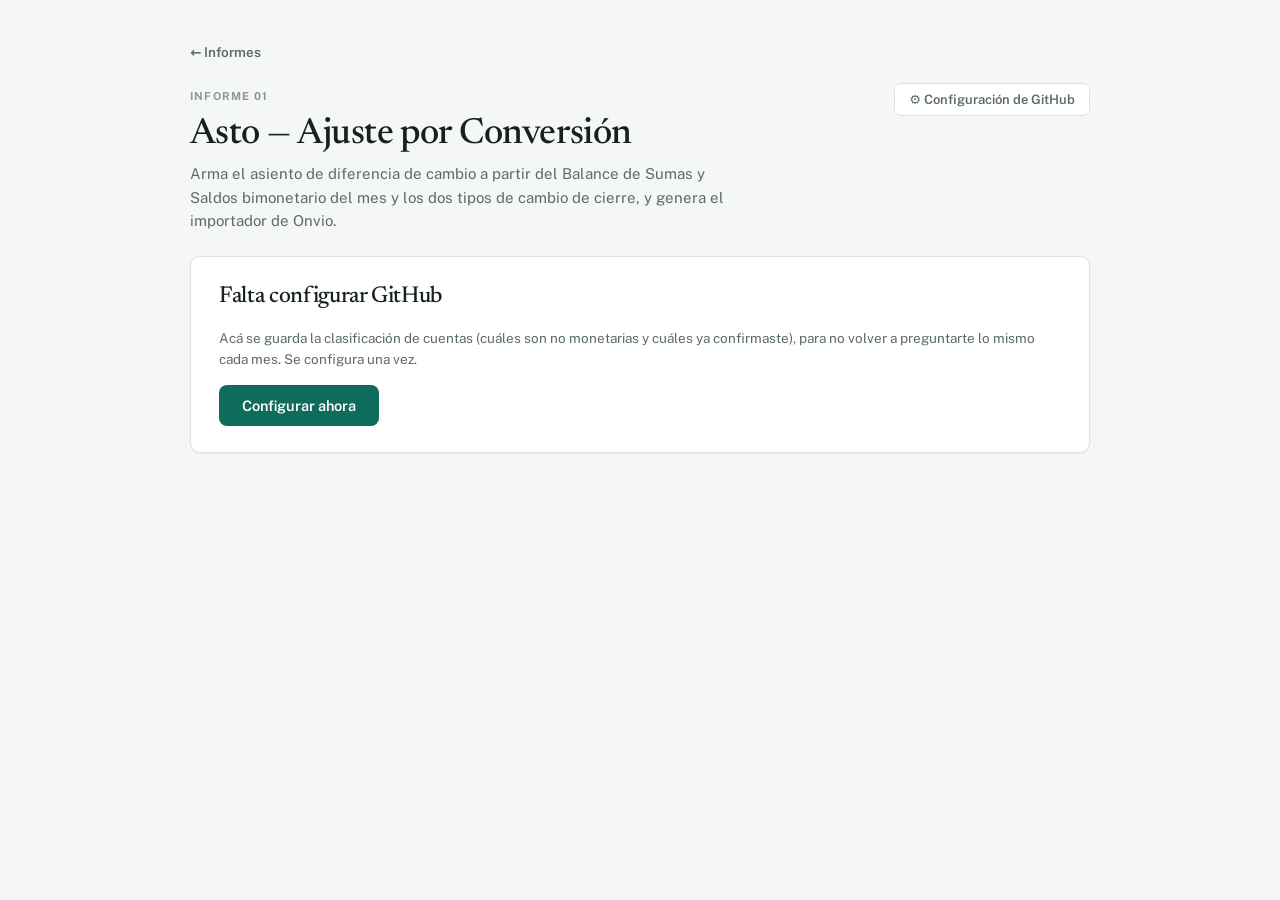
<file: informe-d/index.html>
<!DOCTYPE html>
<html lang="es">
<head>
<meta charset="UTF-8">
<meta name="viewport" content="width=device-width, initial-scale=1">
<title>Asto</title>
<link rel="preconnect" href="https://fonts.googleapis.com">
<link href="https://fonts.googleapis.com/css2?family=Newsreader:opsz,wght@6..72,400;6..72,500&family=Public+Sans:wght@400;500;600;700&display=swap" rel="stylesheet">
<link rel="stylesheet" href="../estilos.css?v=2026-09-02i">
<script src="../informe-a/vendor/xlsx.full.min.js"></script>
<style>
  .paso{display:flex; gap:14px; align-items:flex-start; margin-bottom:18px;}
  .paso .n{
    flex:0 0 26px; height:26px; border-radius:50%; background:var(--clay); color:#fff;
    display:flex; align-items:center; justify-content:center; font-size:13px; font-weight:600;
  }
  .paso .txt{font-size:14px; line-height:1.55; padding-top:3px;}
  .params{display:flex; gap:16px; flex-wrap:wrap; margin-top:16px;}
  .params > div{flex:1; min-width:150px;}
  .params label{font-size:13px; color:var(--ink-soft); display:block; margin-bottom:6px;}
  .cierre-ok{font-variant-numeric:tabular-nums; font-weight:600;}
  .mini{font-size:12px; color:var(--ink-soft);}
</style>
</head>
<body>
<div class="wrap">
  <a class="volver" href="../index.html">← Informes</a>

  <div class="topbar">
    <div>
      <span class="eyebrow">Informe 01</span>
      <h1>Asto — Ajuste por Conversión</h1>
      <p class="sub">
        Arma el asiento de diferencia de cambio a partir del Balance de Sumas y Saldos
        bimonetario del mes y los dos tipos de cambio de cierre, y genera el importador
        de Onvio.
      </p>
    </div>
    <button class="gear-btn" onclick="abrirConfig()">⚙ Configuración de GitHub</button>
  </div>

  <div id="cargando" class="card">
    <p class="footer-note" style="margin:0;">Cargando…</p>
  </div>

  <div class="card hidden" id="cardSinConfig">
    <h2>Falta configurar GitHub</h2>
    <p class="footer-note">
      Acá se guarda la clasificación de cuentas (cuáles son no monetarias y cuáles ya
      confirmaste), para no volver a preguntarte lo mismo cada mes. Se configura una vez.
    </p>
    <div style="margin-top:14px;"><button onclick="abrirConfig()">Configurar ahora</button></div>
  </div>

  <!-- ---------- 1. SyS ---------- -->
  <div class="card hidden" id="cardSys">
    <h2>1. Balance de Sumas y Saldos</h2>
    <p class="footer-note" id="txtUltimo" style="margin-bottom:10px;"></p>
    <div class="instruccion">
      <span class="que">Bajá</span>
      <span>De Onvio, el <b>Sumas y Saldos bimonetario</b> del <b>mes</b>, <b>sin el ajuste</b>
        — el que trae saldo en pesos y saldo en dólares en libros. No el acumulado del
        ejercicio. Es el único insumo del asiento.</span>
    </div>
    <label class="dropzone">
      <input type="file" id="fileSys" accept=".xls,.xlsx">
      <div id="txtSys">Hacé clic para elegir el archivo (SyS del período, sin ajuste)</div>
    </label>
    <div id="sysStatus"></div>
  </div>

  <!-- ---------- 2. parámetros ---------- -->
  <div class="card hidden" id="cardParams">
    <h2>2. Cierre del período</h2>
    <p class="footer-note">
      El tipo de cambio <b>comprador</b> se aplica a las cuentas del ACTIVO y el
      <b>vendedor</b> a las del PASIVO.
    </p>
    <div class="params">
      <div>
        <label>Fecha de cierre</label>
        <input type="text" id="pFecha" placeholder="2026-06-30">
      </div>
      <div>
        <label>T.C. compra (activo)</label>
        <input type="text" id="pCompra" placeholder="1473">
      </div>
      <div>
        <label>T.C. venta (pasivo)</label>
        <input type="text" id="pVenta" placeholder="1482">
      </div>
      <div>
        <label>Número de asiento</label>
        <input type="text" id="pAsiento" value="1">
      </div>
    </div>
    <div style="margin-top:16px;">
      <button id="btnCalcular">Calcular</button>
      <span class="spinner hidden" id="spinner">Calculando…</span>
    </div>
    <div id="paramsStatus"></div>
  </div>

  <!-- ---------- 3. revisión ---------- -->
  <div class="card hidden" id="cardRevision">
    <h2>3. Cuentas para revisar antes de seguir</h2>
    <p class="footer-note">
      Podrían ser cuentas <b>no monetarias</b>, que no van al asiento. Ninguna entra sin que
      lo confirmes. <b>Se pregunta una sola vez</b>: queda guardado para los meses siguientes.
    </p>
    <details style="margin-bottom:14px;">
      <summary style="cursor:pointer; font-size:12.5px; color:var(--ink-soft);">Por qué se marcan</summary>
      <p class="footer-note" style="margin-top:8px;">
        Ajustan un importe grande y desproporcionado respecto de su saldo en libros, que es la
        firma de una no monetaria mal incluida: un bien de uso o un cargo diferido se mantiene
        al cambio histórico, así que su "ajuste" sería todo su saldo.
      </p>
    </details>
    <table>
      <thead>
        <tr>
          <th>Código</th><th>Denominación</th><th class="num">Saldo $</th>
          <th class="num">USD libros</th><th class="num">USD teórico</th>
          <th class="num">Ajuste USD</th><th>Decisión</th>
        </tr>
      </thead>
      <tbody id="revisionBody"></tbody>
    </table>
    <div style="margin-top:16px;">
      <button id="btnConfirmarRevision">Confirmar y armar el asiento</button>
      <span class="spinner hidden" id="spinnerRevision">Guardando la clasificación…</span>
    </div>
    <div id="revisionStatus"></div>
  </div>

  <!-- ---------- 4. resultado ---------- -->
  <div class="card hidden" id="cardResultado">
    <h2>4. Asiento calculado</h2>
    <div class="checks" id="checksBody"></div>
    <div id="avisosBody" style="margin-top:16px;"></div>

    <p class="footer-note" style="margin-top:20px; margin-bottom:6px;">
      Detalle del cálculo (las mismas columnas de la hoja "Cálculo")
    </p>
    <div style="max-height:420px; overflow:auto; border:1px solid var(--line); border-radius:8px;">
      <table style="margin:0;">
        <thead>
          <tr>
            <th>Código</th><th>Denominación</th><th>Sección</th><th class="num">T.C.</th>
            <th class="num">Saldo $</th><th class="num">USD teórico</th>
            <th class="num">USD libros</th><th class="num">Ajuste USD</th>
          </tr>
        </thead>
        <tbody id="calculoBody"></tbody>
      </table>
    </div>
  </div>

  <!-- ---------- 5. descarga ---------- -->
  <div class="card hidden" id="cardDescarga">
    <h2>5. Importador para Onvio</h2>
    <div class="paso">
      <div class="n">1</div>
      <div class="txt">
        <b>Descargá el importador</b> y subilo a Onvio. Sale con la misma estructura del
        modelo que usás hoy: hoja <i>Asientos</i>, pesos en cero y el importe en dólares
        con signo (positivo Debe MEP, negativo Haber MEP).
        <div style="margin-top:10px; display:flex; gap:10px; flex-wrap:wrap; align-items:center;">
          <button id="btnDescargar" disabled>Descargar importador (.xls)</button>
          <button id="btnDescargarLibro" class="secundario" disabled>Descargar hoja de cálculo</button>
          <span class="mini" id="txtHabilitado"></span>
        </div>
        <p class="mini" style="margin-top:8px;">
          El importador es el archivo que subís a Onvio. La hoja de cálculo es el libro de
          trabajo para revisar y archivar: trae Parámetros, Resumen y notas, Cálculo e
          Importador, con la misma estructura del prototipo.
        </p>
      </div>
    </div>
    <div class="paso">
      <div class="n">2</div>
      <div class="txt">
        <b>Dejá registrado el asiento.</b> Guarda el período y el importe de la cuenta de
        balanceo en el historial, para tener a mano lo que se generó cada mes.
        <div style="margin-top:10px;">
          <button id="btnRegistrar">Registrar en el historial</button>
          <span class="spinner hidden" id="spinnerRegistrar">Guardando…</span>
        </div>
      </div>
    </div>
    <div id="descargaStatus"></div>
  </div>

  <div class="card hidden" id="cardHistorial">
    <h2>Asientos anteriores</h2>
    <table>
      <thead><tr><th>Período</th><th class="num">Líneas</th><th class="num">Balanceo USD</th><th>Fecha</th></tr></thead>
      <tbody id="historialBody"></tbody>
    </table>
  </div>
</div>

<div class="modal-overlay hidden" id="modalConfig">
  <div class="modal">
    <h2>Configuración de GitHub</h2>
    <p class="footer-note">
      Acá se guarda la clasificación de cuentas de este informe. El token queda guardado
      solo en este navegador. Podés usar el mismo token y repositorio que en los otros.
    </p>
    <label>Token de acceso personal <a class="help-link" href="#" id="comoToken">(¿cómo lo genero?)</a></label>
    <input type="text" id="cfgToken" placeholder="ghp_xxxxxxxxxxxxxxxxxxxx">
    <label>Usuario/organización y repositorio</label>
    <input type="text" id="cfgRepo" placeholder="tuusuario/Informes">
    <label>Rama</label>
    <input type="text" id="cfgRama" placeholder="main" value="main">
    <label>Carpeta dentro del repositorio</label>
    <input type="text" id="cfgCarpeta" placeholder="informe-d" value="informe-d">
    <div style="margin-top:18px; display:flex; gap:10px;">
      <button onclick="guardarConfig()">Guardar y probar</button>
      <button class="secundario" onclick="cerrarConfig()">Cancelar</button>
    </div>
    <div id="configStatus"></div>
  </div>
</div>

<script src="../buscador.js"></script>
<script src="parser_sys.js"></script>
<script src="motor_difcambio.js"></script>
<script src="importador_onvio.js"></script>
<script src="libro_calculo.js"></script>
<script src="github_d.js"></script>
<script src="app.js"></script>
</body>
</html>
</file>
<file: estilos.css>
/* Estilos compartidos por la pantalla de inicio y los cuatro informes.

   Septiembre 2026: se cambió la paleta. Antes era crema + terracota con serif de display;
   ahora es un gris de papel con acento verdigrís —el verde del cobre oxidado— y una serif
   sobria sólo en los títulos. La idea es que la pantalla se lea como un estado contable y no
   como una landing: menos sombra, menos movimiento, más aire entre las cosas.

   IMPORTANTE: los nombres de las variables NO cambiaron. Los <style> propios de cada informe
   usan --clay, --cream-alto, --line-fuerte, etc.; si se renombran, esos bloques se quedan sin
   color y no lo avisa nadie. Los nombres viejos quedan abajo como alias de los nuevos. */

:root{
  /* --- la paleta, por lo que significa --- */
  --fondo:#F5F7F6;          /* papel: un blanco roto con sesgo verde, no un gris neutro */
  --fondo-alto:#EDF1EF;     /* zonas hundidas: dropzones, encabezados de tabla */
  --superficie:#FFFFFF;
  --tinta:#16211F;
  --tinta-media:#3C4A47;
  --tinta-suave:#5C6B68;
  --tenue:#8A9895;
  --borde:#DDE3E1;
  --borde-fuerte:#C6D0CD;
  --acento:#0F6B5C;         /* verdigrís */
  --acento-hondo:#0B4F44;
  --acento-suave:#E3F0EC;

  /* semáforo: separado del acento a propósito, para que "verde" signifique una sola cosa */
  --bien:#1F7A43;
  --bien-fondo:#E6F2EA;
  --bien-borde:#C4DECF;
  --mal:#A8321F;
  --mal-fondo:#FBEAE6;
  --mal-borde:#EFCCC4;

  /* --- nombres anteriores, mantenidos como alias --- */
  --cream:var(--fondo);
  --cream-alto:var(--fondo-alto);
  --card:var(--superficie);
  --ink:var(--tinta);
  --ink-medio:var(--tinta-media);
  --ink-soft:var(--tinta-suave);
  --clay:var(--acento);
  --clay-deep:var(--acento-hondo);
  --clay-suave:var(--acento-suave);
  --line:var(--borde);
  --line-fuerte:var(--borde-fuerte);
  --ok:var(--bien);
  --ok-bg:var(--bien-fondo);
  --ok-borde:var(--bien-borde);
  --warn:var(--mal);
  --warn-bg:var(--mal-fondo);
  --warn-borde:var(--mal-borde);

  --sombra-baja:0 1px 2px rgba(22,33,31,.05);
  --sombra-media:0 1px 2px rgba(22,33,31,.06), 0 8px 24px -12px rgba(22,33,31,.18);
  --sombra-alta:0 2px 6px rgba(22,33,31,.08), 0 24px 48px -20px rgba(22,33,31,.28);
  --radio:10px;
  --radio-chico:7px;
  --transicion:140ms cubic-bezier(.2,.7,.3,1);
}

*{box-sizing:border-box;}

body{
  margin:0;
  color:var(--tinta);
  font-family:'Public Sans', -apple-system, BlinkMacSystemFont, 'Segoe UI', system-ui, sans-serif;
  font-size:15px;
  line-height:1.55;
  padding:40px 24px 96px;
  -webkit-font-smoothing:antialiased;
  background:var(--fondo);
}

.wrap{max-width:900px; margin:0 auto;}

/* El título y su bajada van a la izquierda y los botones de configuración a la derecha. Con
   tres botones (Informe C) la columna del título quedaba tan angosta que el título partía en
   tres renglones: por eso la izquierda pide un ancho mínimo y los botones bajan si no entran. */
.topbar{
  display:flex; justify-content:space-between; align-items:flex-start;
  gap:14px 20px; margin-bottom:24px; flex-wrap:wrap;
}
.topbar > div:first-child{flex:1 1 420px; min-width:0;}
.topbar > div:last-child{flex-wrap:wrap;}
/* Cuando los botones bajan, el aire de abajo lo pone la topbar y no la bajada. */
.topbar .sub{margin-bottom:0;}

h1{
  font-family:'Newsreader', Georgia, serif; font-weight:500;
  font-size:clamp(28px, 4vw, 36px); line-height:1.15;
  margin:0 0 6px; letter-spacing:-.015em; text-wrap:balance;
}
.sub{color:var(--tinta-suave); margin:0 0 34px; font-size:15px; max-width:62ch;}

/* Etiqueta chiquita sobre el título, para dar contexto sin ruido. */
.eyebrow{
  display:inline-block; margin:0 0 10px;
  font-size:11px; font-weight:700; letter-spacing:.11em; text-transform:uppercase;
  color:var(--tenue);
}

.card{
  background:var(--superficie); border:1px solid var(--borde); border-radius:var(--radio);
  padding:26px 28px; margin-bottom:14px; box-shadow:var(--sombra-baja);
}
.card h2{
  font-family:'Newsreader', Georgia, serif; font-weight:500;
  font-size:23px; margin:0 0 16px; letter-spacing:-.015em; line-height:1.25;
}

button{
  font-family:inherit; font-weight:600; font-size:14.5px;
  background:var(--acento); color:#fff; border:1px solid transparent;
  border-radius:8px;
  padding:11px 22px; cursor:pointer; transition:var(--transicion);
}
button:hover{background:var(--acento-hondo);}
button:active{background:var(--acento-hondo);}
button.secondary, button.secundario{
  background:transparent; color:var(--tinta-suave); border-color:var(--borde-fuerte);
}
button.secondary:hover, button.secundario:hover{
  background:var(--superficie); border-color:var(--tinta-suave); color:var(--tinta);
}
button:disabled, button:disabled:hover{
  background:var(--borde-fuerte); color:var(--tenue); cursor:not-allowed; border-color:transparent;
}
button.secundario:disabled, button.secondary:disabled{
  background:transparent; color:var(--tenue); border-color:var(--borde);
}

:where(button, a, input, select, summary, .dropzone):focus-visible{
  outline:2px solid var(--acento); outline-offset:2px;
}

.gear-btn{
  background:var(--superficie); border:1px solid var(--borde); border-radius:var(--radio-chico);
  padding:8px 14px; font-size:13px; color:var(--tinta-suave); cursor:pointer;
  font-family:inherit; white-space:nowrap; transition:var(--transicion);
}
.gear-btn:hover{border-color:var(--borde-fuerte); color:var(--tinta); background:var(--superficie);}

.dropzone{
  border:1.5px dashed var(--borde-fuerte); border-radius:var(--radio); padding:28px;
  text-align:center; color:var(--tinta-suave); cursor:pointer;
  transition:var(--transicion); display:block; background:var(--fondo-alto);
}
.dropzone:hover{border-color:var(--acento); color:var(--acento-hondo); background:var(--acento-suave);}
input[type=file]{display:none;}

.checks{display:grid; gap:8px;}
.check{
  display:flex; justify-content:space-between; align-items:center; gap:16px;
  padding:14px 16px; border-radius:var(--radio-chico); border:1px solid var(--borde);
  background:var(--fondo-alto);
}
.check.ok{background:var(--bien-fondo); border-color:var(--bien-borde);}
.check.bad{background:var(--mal-fondo); border-color:var(--mal-borde);}
.check .name{font-weight:600; font-size:14px; line-height:1.4;}
.check .detail{font-size:12.5px; color:var(--tinta-suave); margin-top:3px; line-height:1.5;}
.check .value{font-variant-numeric:tabular-nums; font-weight:700; font-size:15px; white-space:nowrap;}

.badge{
  font-size:11.5px; padding:3px 9px; border-radius:999px; font-weight:700;
  letter-spacing:.02em; white-space:nowrap;
}
.badge.ok{background:var(--bien); color:#fff;}
.badge.bad{background:var(--mal); color:#fff;}

table{width:100%; border-collapse:collapse; font-size:13.5px;}
th{
  text-align:left; color:var(--tinta-suave); font-weight:700; font-size:11px;
  text-transform:uppercase; letter-spacing:.06em; padding:9px 10px;
  border-bottom:1px solid var(--borde-fuerte); background:var(--fondo-alto);
  position:sticky; top:0; z-index:1;
}
td{padding:10px; border-bottom:1px solid var(--borde); position:relative;}
tbody tr{transition:background var(--transicion);}
tbody tr:hover{background:var(--fondo-alto);}
tr:last-child td{border-bottom:none;}
.num{text-align:right; font-variant-numeric:tabular-nums;}

select, input[type=text]{
  font-family:inherit; padding:9px 11px; border-radius:var(--radio-chico);
  border:1px solid var(--borde-fuerte); font-size:13.5px; width:100%;
  background:var(--superficie); color:var(--tinta); transition:var(--transicion);
}
select:focus, input[type=text]:focus{
  outline:none; border-color:var(--acento); box-shadow:0 0 0 3px rgba(15,107,92,.14);
}
.pending-row{background:#FBFAF4;}
.pending-row:hover{background:#F7F5EC;}

.footer-note{color:var(--tinta-suave); font-size:13.5px; margin-top:8px; line-height:1.6;}
.hidden{display:none;}
.spinner{color:var(--tinta-suave); font-size:14px;}
.spinner::before{
  content:""; display:inline-block; width:11px; height:11px; margin-right:7px;
  border:2px solid var(--borde-fuerte); border-top-color:var(--acento); border-radius:50%;
  animation:girar .7s linear infinite; vertical-align:-1px;
}
@keyframes girar{to{transform:rotate(360deg);}}

/* Los mensajes llevan una barra al costado: se distingue el estado de un vistazo,
   sin depender sólo del color de fondo. */
.status-msg{
  font-size:13.5px; margin-top:12px; padding:12px 14px; border-radius:var(--radio-chico);
  background:var(--fondo-alto); color:var(--tinta-media); border-left:3px solid var(--borde-fuerte);
  line-height:1.55;
}
.status-msg.ok{background:var(--bien-fondo); color:var(--bien); border-left-color:var(--bien);}
.status-msg.bad{background:var(--mal-fondo); color:var(--mal); border-left-color:var(--mal);}

.modal-overlay{
  position:fixed; inset:0; background:rgba(22,33,31,.48); backdrop-filter:blur(3px);
  display:flex; align-items:center; justify-content:center; z-index:100; padding:24px;
  animation:aparecer var(--transicion);
}
@keyframes aparecer{from{opacity:0;}to{opacity:1;}}
.modal-overlay.hidden{display:none;}
.modal{
  background:var(--superficie); border-radius:var(--radio); padding:28px; max-width:500px;
  width:100%; max-height:90vh; overflow-y:auto; box-shadow:var(--sombra-alta);
}
.modal h2{font-family:'Newsreader', Georgia, serif; font-weight:500; font-size:22px; margin:0 0 6px;}
.modal label{font-size:13px; color:var(--tinta-suave); display:block; margin:16px 0 6px; font-weight:600;}
.modal-actions{display:flex; gap:10px; margin-top:22px;}

a.help-link{color:var(--acento); text-decoration-color:var(--acento-suave); text-underline-offset:2px;}
a.help-link:hover{text-decoration-color:var(--acento);}

.volver{
  display:inline-flex; align-items:center; gap:6px; margin-bottom:20px;
  color:var(--tinta-suave); text-decoration:none; font-size:13.5px; font-weight:600;
  transition:var(--transicion);
}
.volver:hover{color:var(--tinta);}

.log{
  background:var(--fondo-alto); border:1px solid var(--borde); border-radius:var(--radio-chico);
  padding:14px 16px;
  font-family:ui-monospace, SFMono-Regular, Menlo, monospace; font-size:12.5px;
  color:var(--tinta-media); white-space:pre-wrap; max-height:300px; overflow-y:auto; margin:0;
  line-height:1.65;
}

/* ---- qué archivo hay que bajar ----
   Es el dato que más se consulta y el más fácil de equivocar: los dos balances salen de un
   Sumas y Saldos de Onvio, pero uno lo quiere por centro de costos y mensual y el otro por
   código de cuenta y acumulado. Va arriba de todo y en una sola línea. */
.instruccion{
  display:flex; gap:11px; align-items:flex-start;
  background:var(--acento-suave); border:1px solid transparent;
  border-left:3px solid var(--acento); border-radius:var(--radio-chico);
  padding:11px 14px; margin-bottom:16px;
  font-size:12.5px; line-height:1.55; color:var(--tinta-media);
}
.instruccion b{color:var(--tinta); font-weight:600;}
.instruccion .que{
  flex:none; font-weight:700; color:var(--acento-hondo); text-transform:uppercase;
  font-size:10.5px; letter-spacing:.07em; padding-top:2px;
}

/* ---- buscador de listas largas (ver buscador.js) ----
   Un solo control: el botón abre el panel y adentro está la búsqueda. El <select> real
   queda escondido y es el que guarda el valor. */
.combo{position:relative; display:block;}
.combo-real{display:none;}

/* Va con `button.` delante a propósito: el `button{}` general del sitio lo pinta con el color
   de acción, y sus reglas `button:hover` y `button:disabled` tienen más especificidad que una
   clase sola, así que le ganaban y el desplegable salía teñido adentro de la tabla. */
button.combo-boton{
  width:100%; display:flex; align-items:center; gap:10px; text-align:left;
  font-family:inherit; font-size:13px; font-weight:400; padding:9px 12px; color:var(--tinta);
  background:var(--superficie); border:1px solid var(--borde-fuerte);
  border-radius:var(--radio-chico); cursor:pointer; transition:var(--transicion);
}
button.combo-boton:hover{
  background:var(--superficie); color:var(--tinta); border-color:var(--tinta-suave);
}
button.combo-boton[aria-expanded="true"]{
  border-color:var(--acento); background:var(--superficie); color:var(--tinta);
  box-shadow:0 0 0 3px rgba(15,107,92,.14);
}
button.combo-boton.sin-elegir .combo-valor{color:var(--tenue);}
.combo-valor{flex:1; overflow:hidden; text-overflow:ellipsis; white-space:nowrap;}
.combo-flecha{color:var(--tinta-suave); font-size:11px; flex:none;}

.combo-panel{
  position:absolute; z-index:40; left:0; right:0; top:calc(100% + 4px);
  background:var(--superficie); border:1px solid var(--borde-fuerte); border-radius:var(--radio-chico);
  box-shadow:var(--sombra-media); padding:8px;
}
.combo-buscar{
  width:100%; font-family:inherit; font-size:12.5px; padding:7px 10px; color:var(--tinta);
  background:var(--fondo-alto); border:1px solid var(--borde-fuerte);
  border-radius:var(--radio-chico);
}
.combo-buscar:focus{outline:none; border-color:var(--acento); background:var(--superficie);}
.combo-buscar::placeholder{color:var(--tenue);}

.combo-lista{max-height:260px; overflow-y:auto; margin-top:6px;}
.combo-opcion{
  padding:7px 10px; border-radius:6px; font-size:12.5px; cursor:pointer;
  color:var(--tinta-media); line-height:1.4;
}
.combo-opcion:hover, .combo-opcion.marcada{background:var(--fondo-alto); color:var(--tinta);}
.combo-opcion.elegida{font-weight:600; color:var(--tinta);}
.combo-aviso{font-size:11.5px; color:var(--tinta-suave); margin-top:6px; padding:0 4px;}
.combo-aviso.vacio{color:var(--mal); font-weight:600;}

/* ---- pantalla de inicio ---- */
.portada{margin-bottom:38px;}
.portada .linea{
  width:44px; height:3px; background:var(--acento); border-radius:2px; margin:0 0 20px;
}

.informes{display:grid; gap:12px; grid-template-columns:repeat(auto-fit, minmax(300px, 1fr));}

.informe-card{
  position:relative; display:flex; flex-direction:column; gap:8px;
  background:var(--superficie); border:1px solid var(--borde); border-radius:var(--radio);
  padding:24px; text-decoration:none; color:inherit;
  transition:var(--transicion); box-shadow:var(--sombra-baja); overflow:hidden;
}
.informe-card:hover{border-color:var(--acento); box-shadow:var(--sombra-media);}

.informe-card .indice{
  font-size:11px; font-weight:700; color:var(--tenue);
  letter-spacing:.11em; text-transform:uppercase;
}
.informe-card h2{
  font-family:'Newsreader', Georgia, serif; font-weight:500;
  font-size:22px; margin:0; line-height:1.25; letter-spacing:-.015em;
}
.informe-card p{margin:0; font-size:13.5px; color:var(--tinta-suave); line-height:1.6;}
.informe-card .origen{
  margin-top:auto; padding-top:14px; font-size:11px; text-transform:uppercase;
  letter-spacing:.06em; color:var(--tenue); font-weight:700;
  display:flex; align-items:center; justify-content:space-between; gap:10px;
}
.informe-card .flecha{
  color:var(--acento); font-size:16px; transition:transform var(--transicion);
}
.informe-card:hover .flecha{transform:translateX(3px);}

@media (max-width:600px){
  body{padding:28px 16px 64px;}
  .card{padding:20px;}
  .informe-card{padding:20px;}
  .topbar{flex-direction:column;}
}

@media (prefers-reduced-motion:reduce){
  *{animation-duration:.01ms !important; transition-duration:.01ms !important;}
  .informe-card:hover .flecha{transform:none;}
}

/* ---- la guía por pasos (ver informe-c/pasos.js) ----
   Dice dónde estoy y cómo vuelvo, sin apilar una lista de pasos: eso confunde más de lo que
   ubica. Los tramos son la única representación del avance, y son deliberadamente chicos. */
.pasos-barra{
  display:flex; align-items:center; gap:14px; margin:0 0 14px;
}
.pasos-barra .pasos-sp{flex:1;}
.pasos-volver{
  background:none; border:0; color:var(--tinta-suave); font:inherit; font-size:13.5px;
  font-weight:600; cursor:pointer; padding:5px 9px 5px 5px; border-radius:7px;
}
.pasos-volver:hover{color:var(--tinta); background:var(--fondo-alto);}
.pasos-cuantos{
  font-size:12px; font-weight:600; color:var(--tenue); letter-spacing:.03em;
  font-variant-numeric:tabular-nums;
}
.pasos-tramos{display:flex; gap:4px; width:132px;}
.pasos-tramos i{flex:1; height:3px; border-radius:2px; background:var(--borde-fuerte);}
.pasos-tramos i.hecho{background:var(--bien);}
.pasos-tramos i.aca{background:var(--acento);}
</file>
